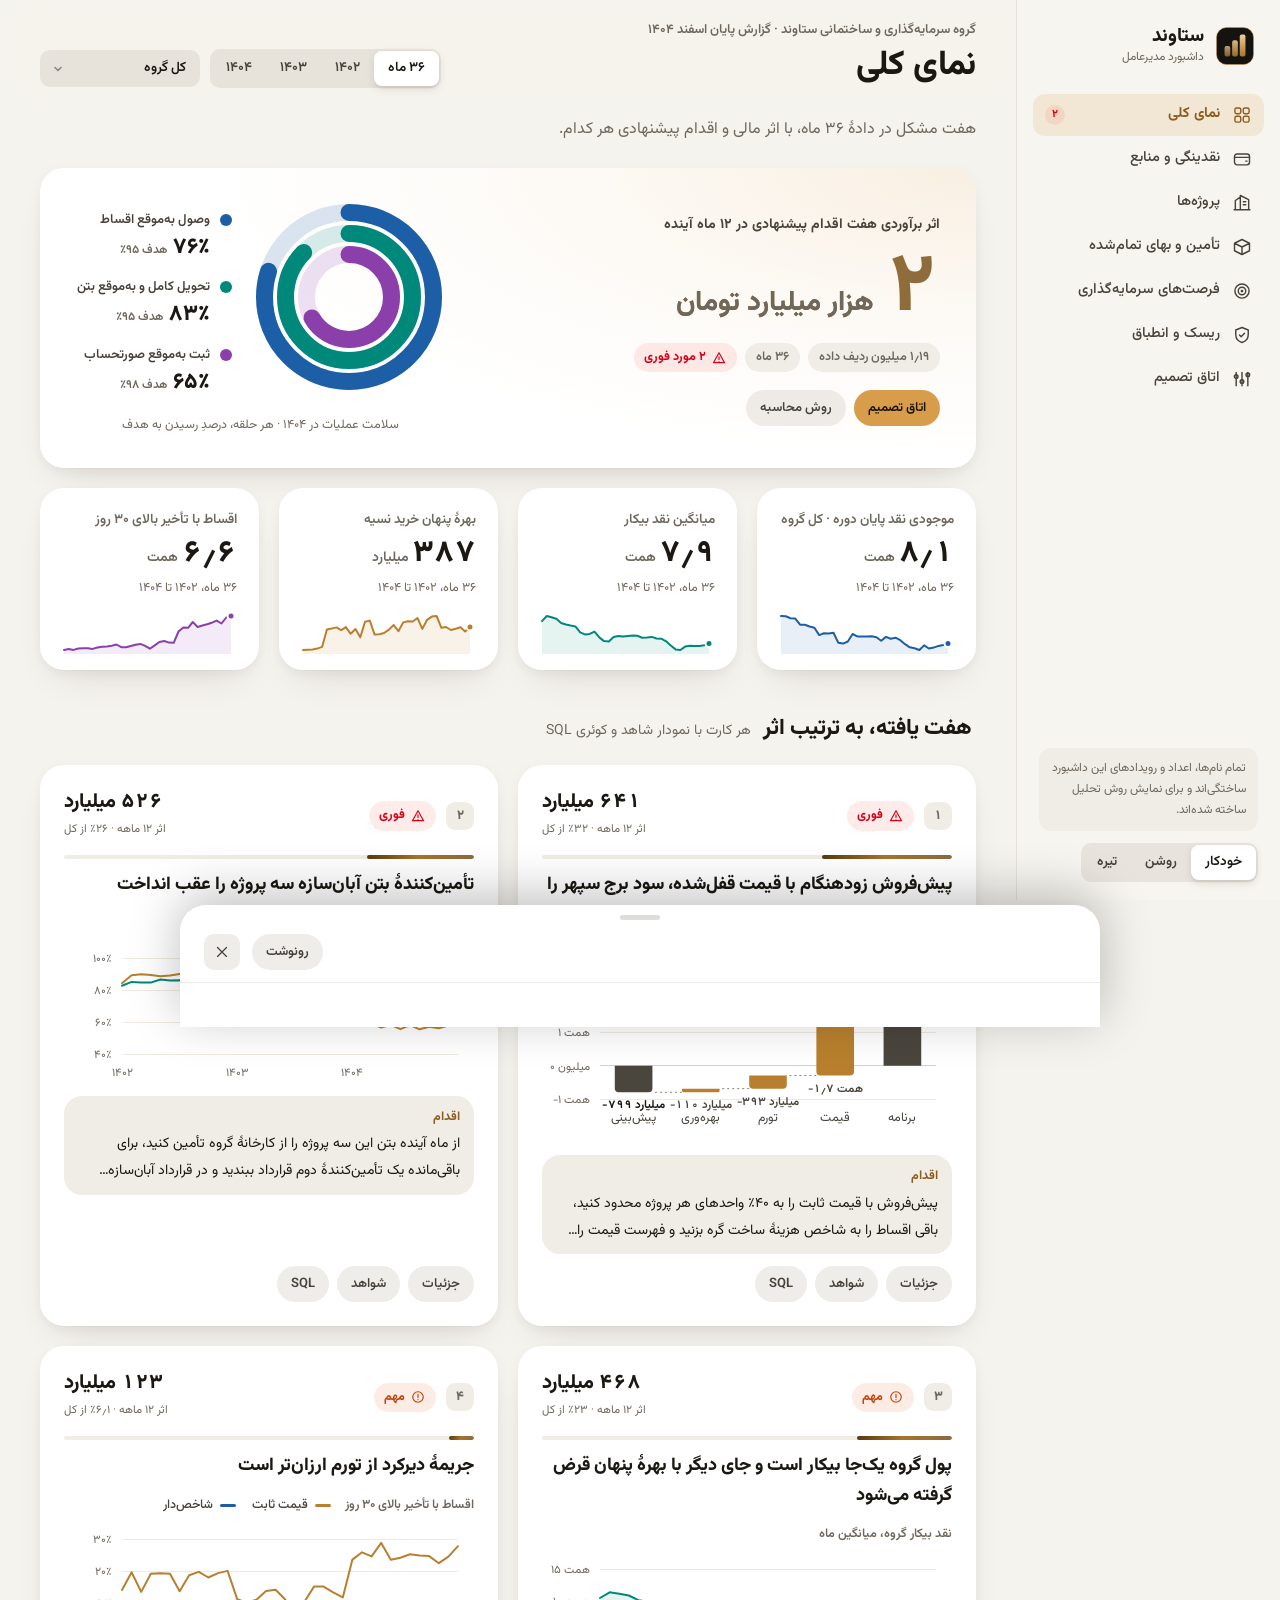
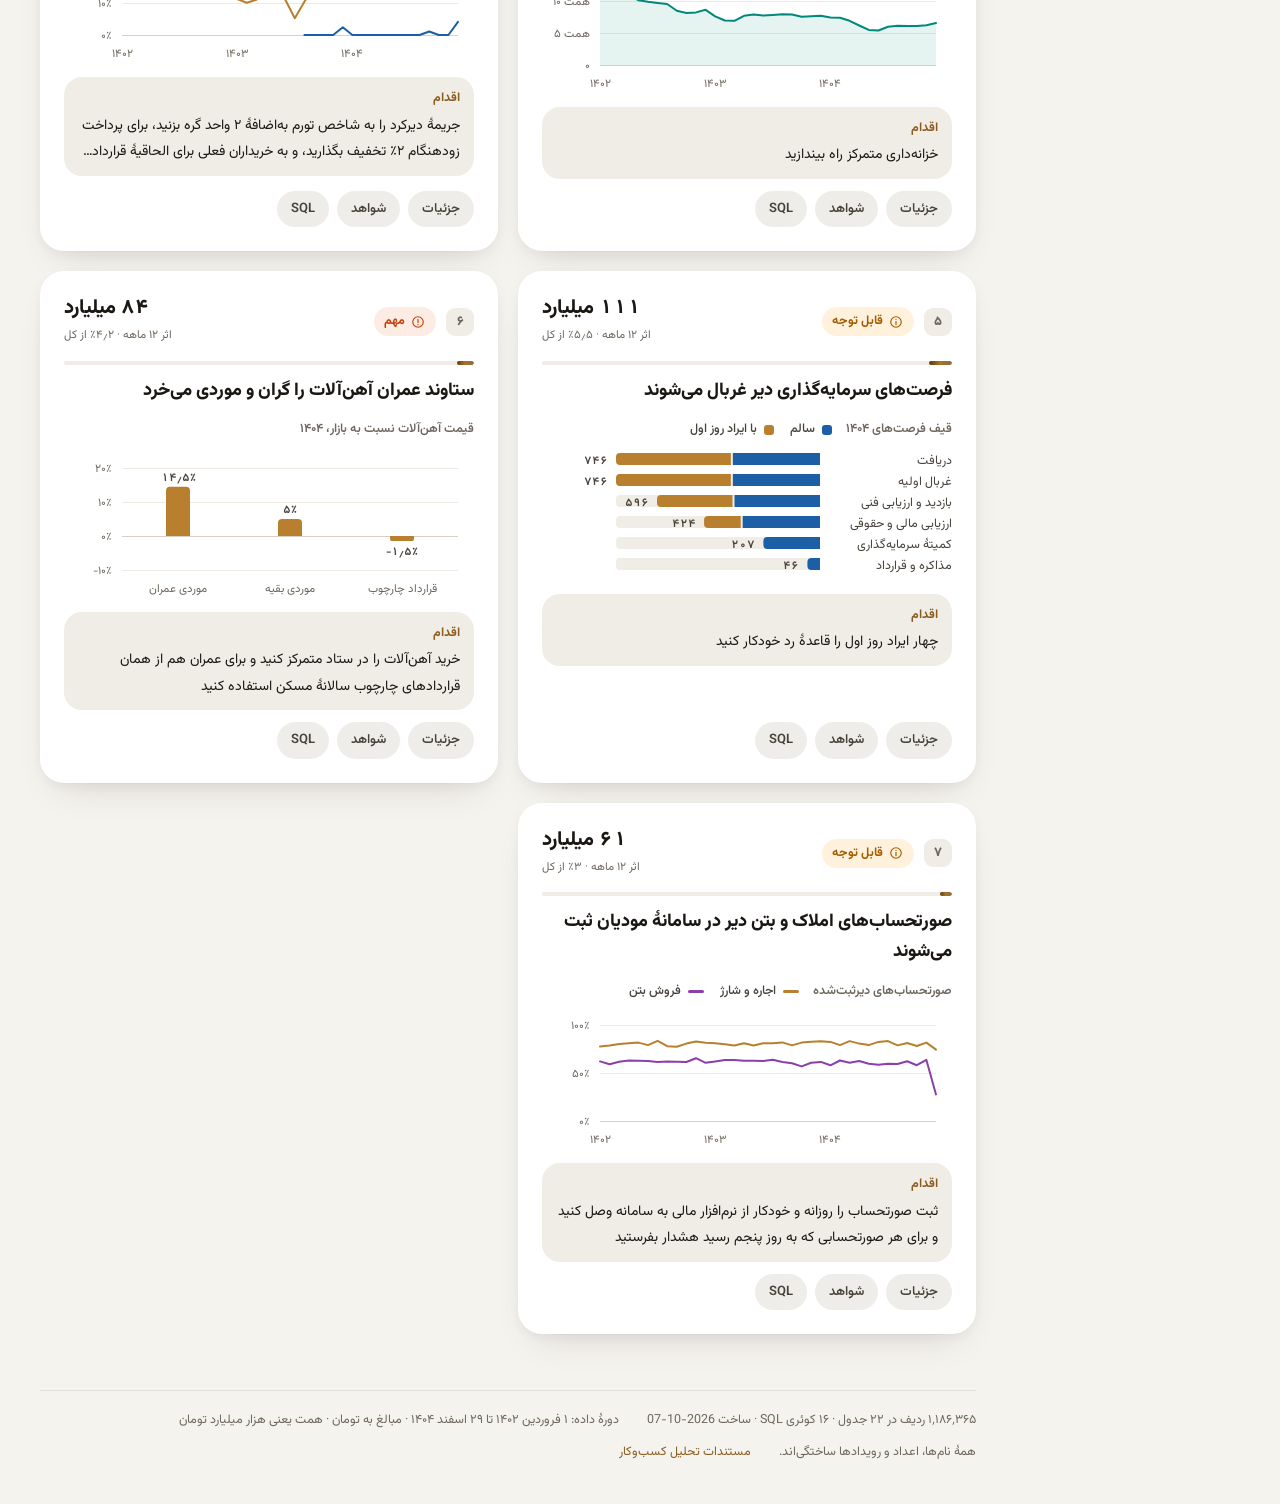
<file: index.html>
<!doctype html>
<html lang="fa" dir="rtl">
<head>
  <meta charset="utf-8">
  <meta name="viewport" content="width=device-width, initial-scale=1, viewport-fit=cover">
  <title>داشبورد مدیرعامل ستاوند</title>
  <meta name="description" content="داشبورد تصمیم‌سازی مدیرعامل یک هلدینگ ساختمانی ساختگی: ۱٫۱۹ میلیون ردیف داده، هفت مشکل، هفت اقدام با اثر برآوردی. همهٔ داده‌ها ساختگی‌اند.">
  <meta name="theme-color" content="#f5f3ee" media="(prefers-color-scheme: light)">
  <meta name="theme-color" content="#000000" media="(prefers-color-scheme: dark)">
  <link rel="icon" href="assets/img/mark.svg" type="image/svg+xml">
  <link rel="preload" href="assets/fonts/Vazirmatn.woff2" as="font" type="font/woff2" crossorigin>
  <link rel="stylesheet" href="assets/css/app.css">
  <script>
    try { var t = localStorage.getItem("setavand-theme"); if (t === "light" || t === "dark") document.documentElement.setAttribute("data-theme", t); } catch (e) {}
  </script>
</head>
<body>
  <div class="app">
    <aside class="sidebar" aria-label="ناوبری اصلی">
      <div class="brand">
        <svg class="brand-mark" viewBox="0 0 40 40" aria-hidden="true"><defs><linearGradient id="bm" x1="0" y1="1" x2="0" y2="0"><stop offset="0" stop-color="#a8742a"/><stop offset="1" stop-color="#f0cf96"/></linearGradient></defs><rect x=".5" y=".5" width="39" height="39" rx="10.5" fill="#15130f" stroke="#d79d4b" stroke-opacity=".5"/><rect x="9" y="20" width="6" height="11" rx="2" fill="url(#bm)" opacity=".75"/><rect x="17" y="14" width="6" height="17" rx="2" fill="url(#bm)" opacity=".88"/><rect x="25" y="8" width="6" height="23" rx="2" fill="url(#bm)"/></svg>
        <div>
          <div class="brand-name">ستاوند</div>
          <div class="brand-sub">داشبورد مدیرعامل</div>
        </div>
      </div>
      <ul class="nav" id="nav"></ul>
      <div class="sidebar-foot">
        <div class="disclaimer">تمام نام‌ها، اعداد و رویدادهای این داشبورد ساختگی‌اند و برای نمایش روش تحلیل ساخته شده‌اند.</div>
        <div class="theme-toggle">
          <div class="seg" role="group" aria-label="حالت نمایش" id="theme-seg">
            <button type="button" data-theme-set="auto">خودکار</button>
            <button type="button" data-theme-set="light">روشن</button>
            <button type="button" data-theme-set="dark">تیره</button>
          </div>
        </div>
      </div>
    </aside>

    <div class="main">
      <header class="topbar" id="topbar">
        <div class="topbar-inner">
          <div class="title-block">
            <p class="eyebrow" id="eyebrow">گروه سرمایه‌گذاری و ساختمانی ستاوند · گزارش پایان اسفند ۱۴۰۴</p>
            <h1 class="page-title" id="page-title">نمای کلی</h1>
          </div>
          <div class="filters" id="filters">
            <div class="seg" role="group" aria-label="دورهٔ زمانی" id="year-seg"></div>
            <label class="sr-only" for="sub-select">شرکت</label>
            <select class="select" id="sub-select"></select>
            <button class="icon-btn mobile-only" type="button" id="theme-mobile" aria-label="تغییر حالت روشن و تیره">
              <svg viewBox="0 0 24 24"><path d="M21 12.8A9 9 0 1 1 11.2 3a7 7 0 0 0 9.8 9.8z"/></svg>
            </button>
          </div>
        </div>
        <nav class="mobile-nav" id="mobile-nav" aria-label="صفحه‌ها"></nav>
      </header>

      <main class="content" id="view" tabindex="-1">
        <p class="lede">در حال بارگذاری داده‌ها…</p>
      </main>

      <footer class="footer">
        <div class="footer-card" id="footer"></div>
      </footer>
    </div>
  </div>

  <div class="sheet-backdrop" id="sheet-backdrop"></div>
  <section class="sheet" id="sheet" role="dialog" aria-modal="true" aria-labelledby="sheet-title" hidden>
    <div class="sheet-grab"></div>
    <div class="sheet-head">
      <h3 id="sheet-title"></h3>
      <button class="btn" type="button" id="sheet-copy" hidden>رونوشت</button>
      <button class="icon-btn" type="button" id="sheet-close" aria-label="بستن">
        <svg viewBox="0 0 24 24"><path d="M6 6l12 12M18 6L6 18"/></svg>
      </button>
    </div>
    <div class="sheet-body" id="sheet-body"></div>
  </section>

  <script src="assets/js/model.js"></script>
  <script src="assets/js/charts.js"></script>
  <script src="assets/js/app.js"></script>
</body>
</html>
</file>
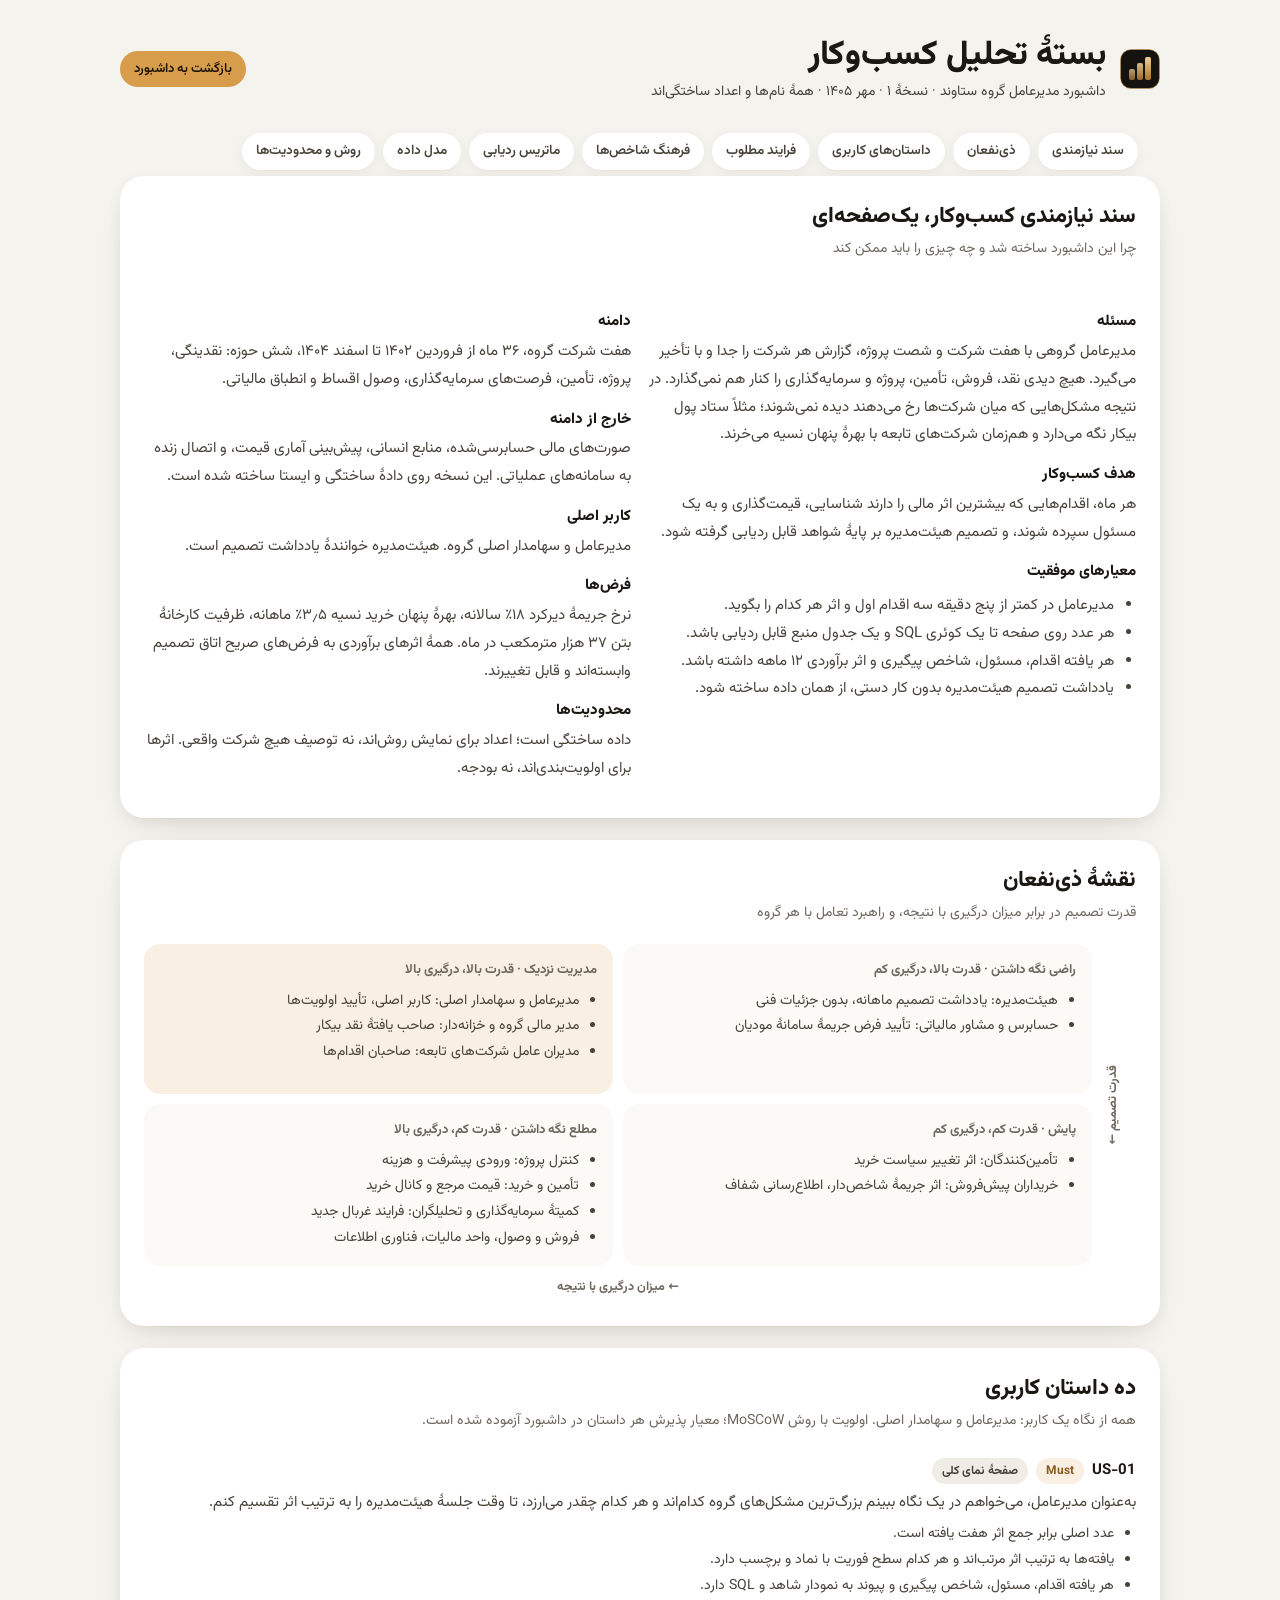
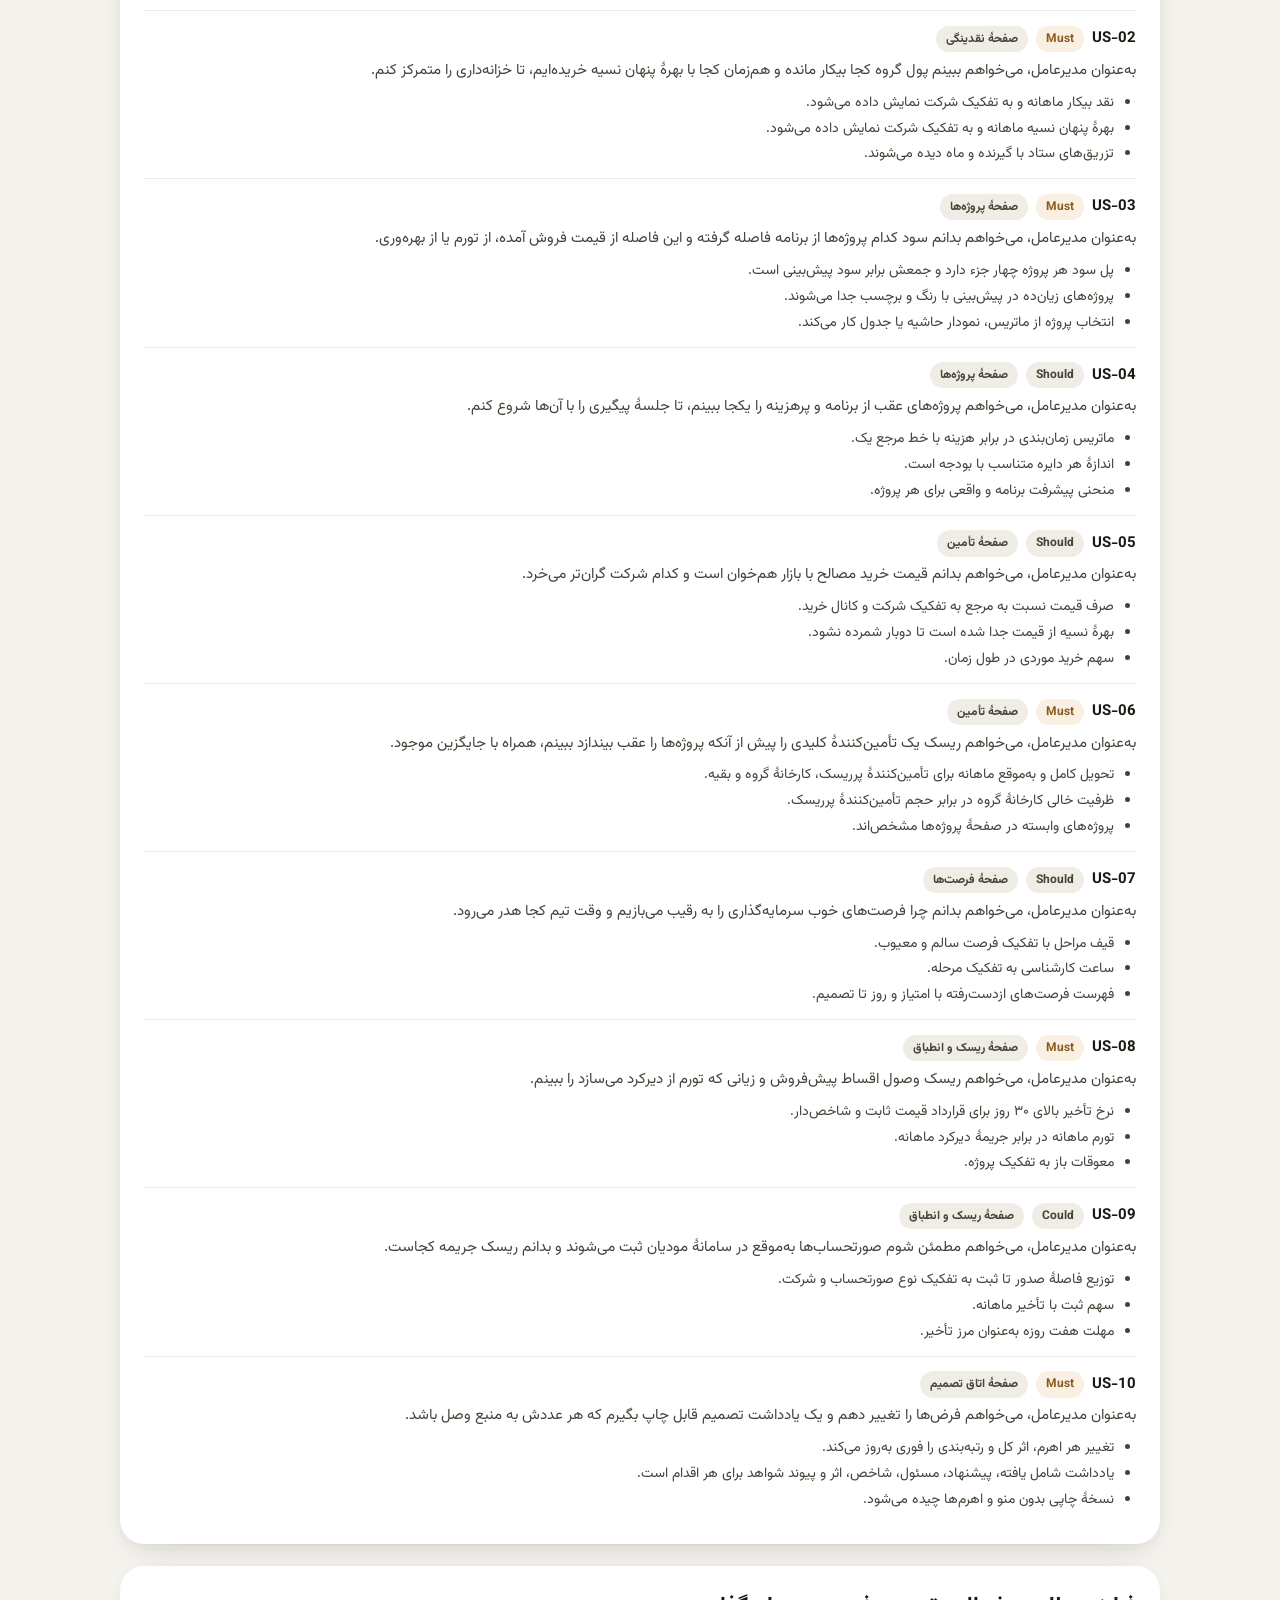
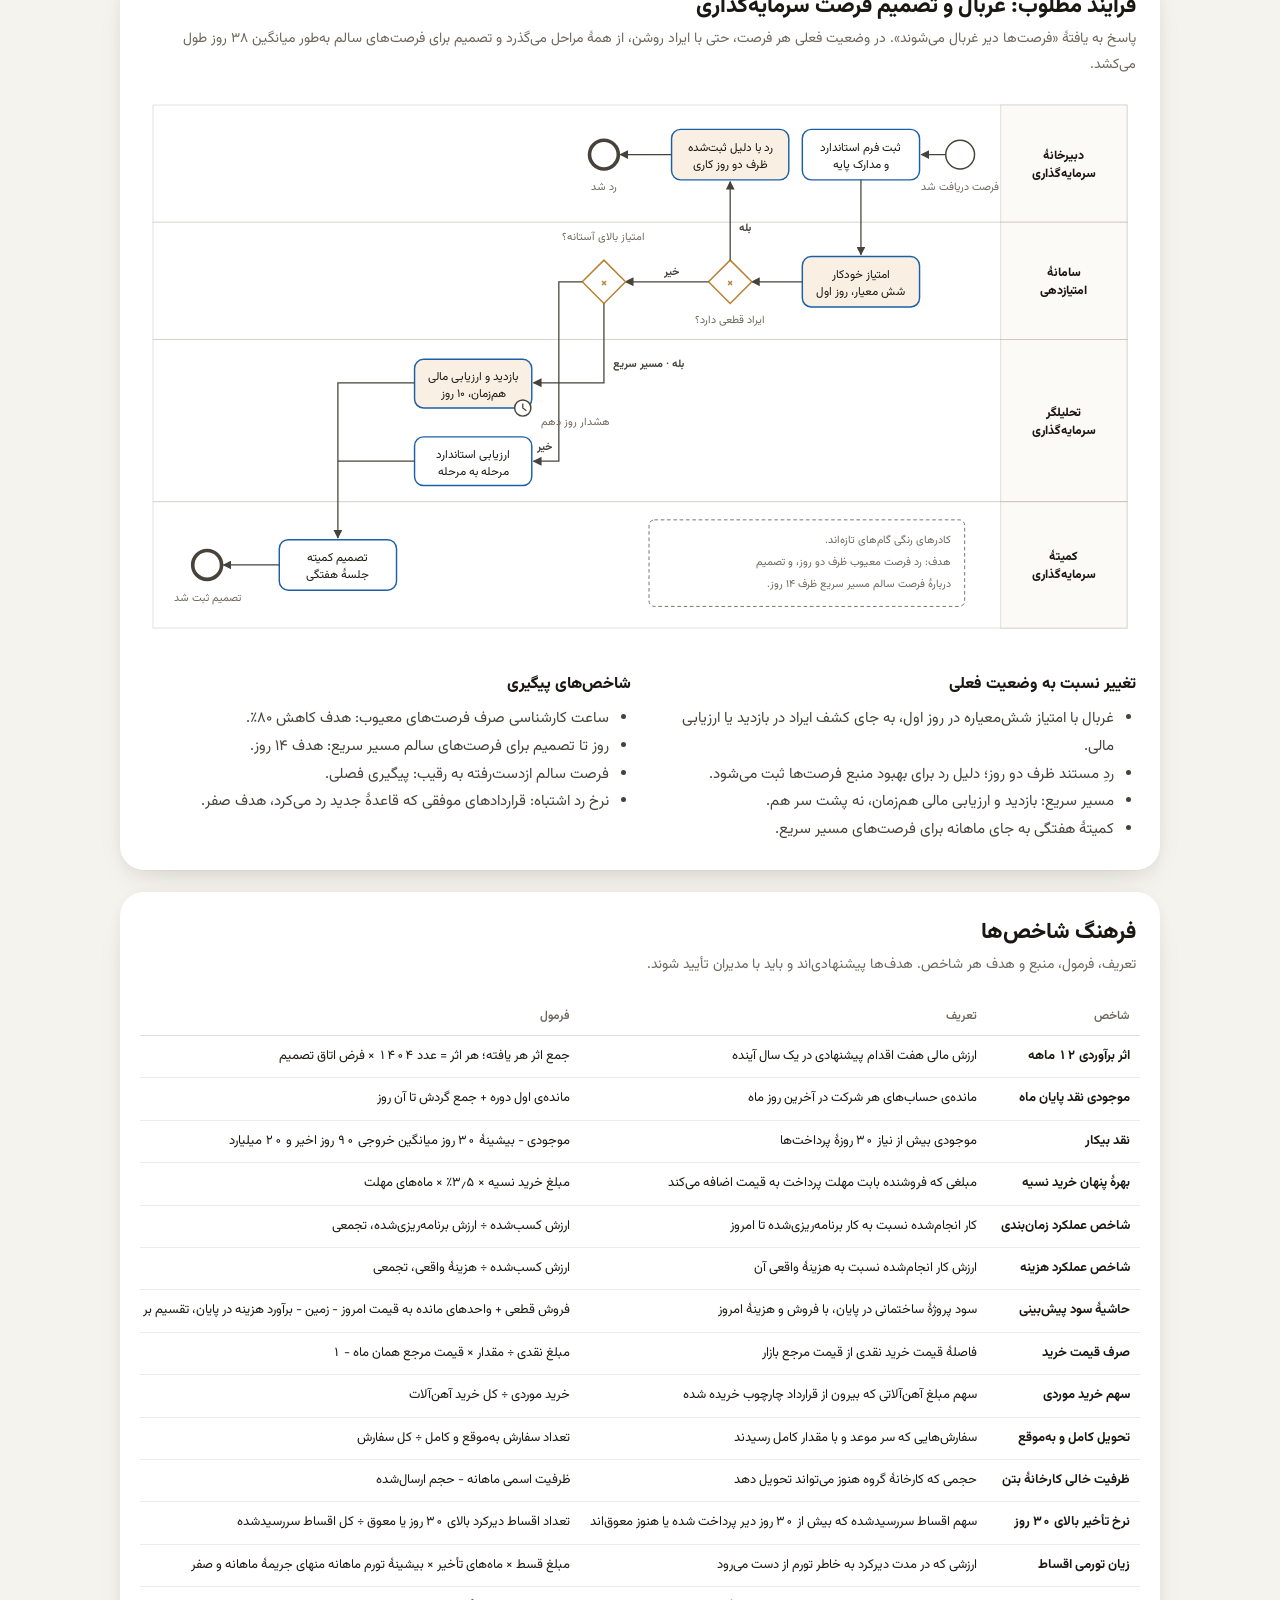
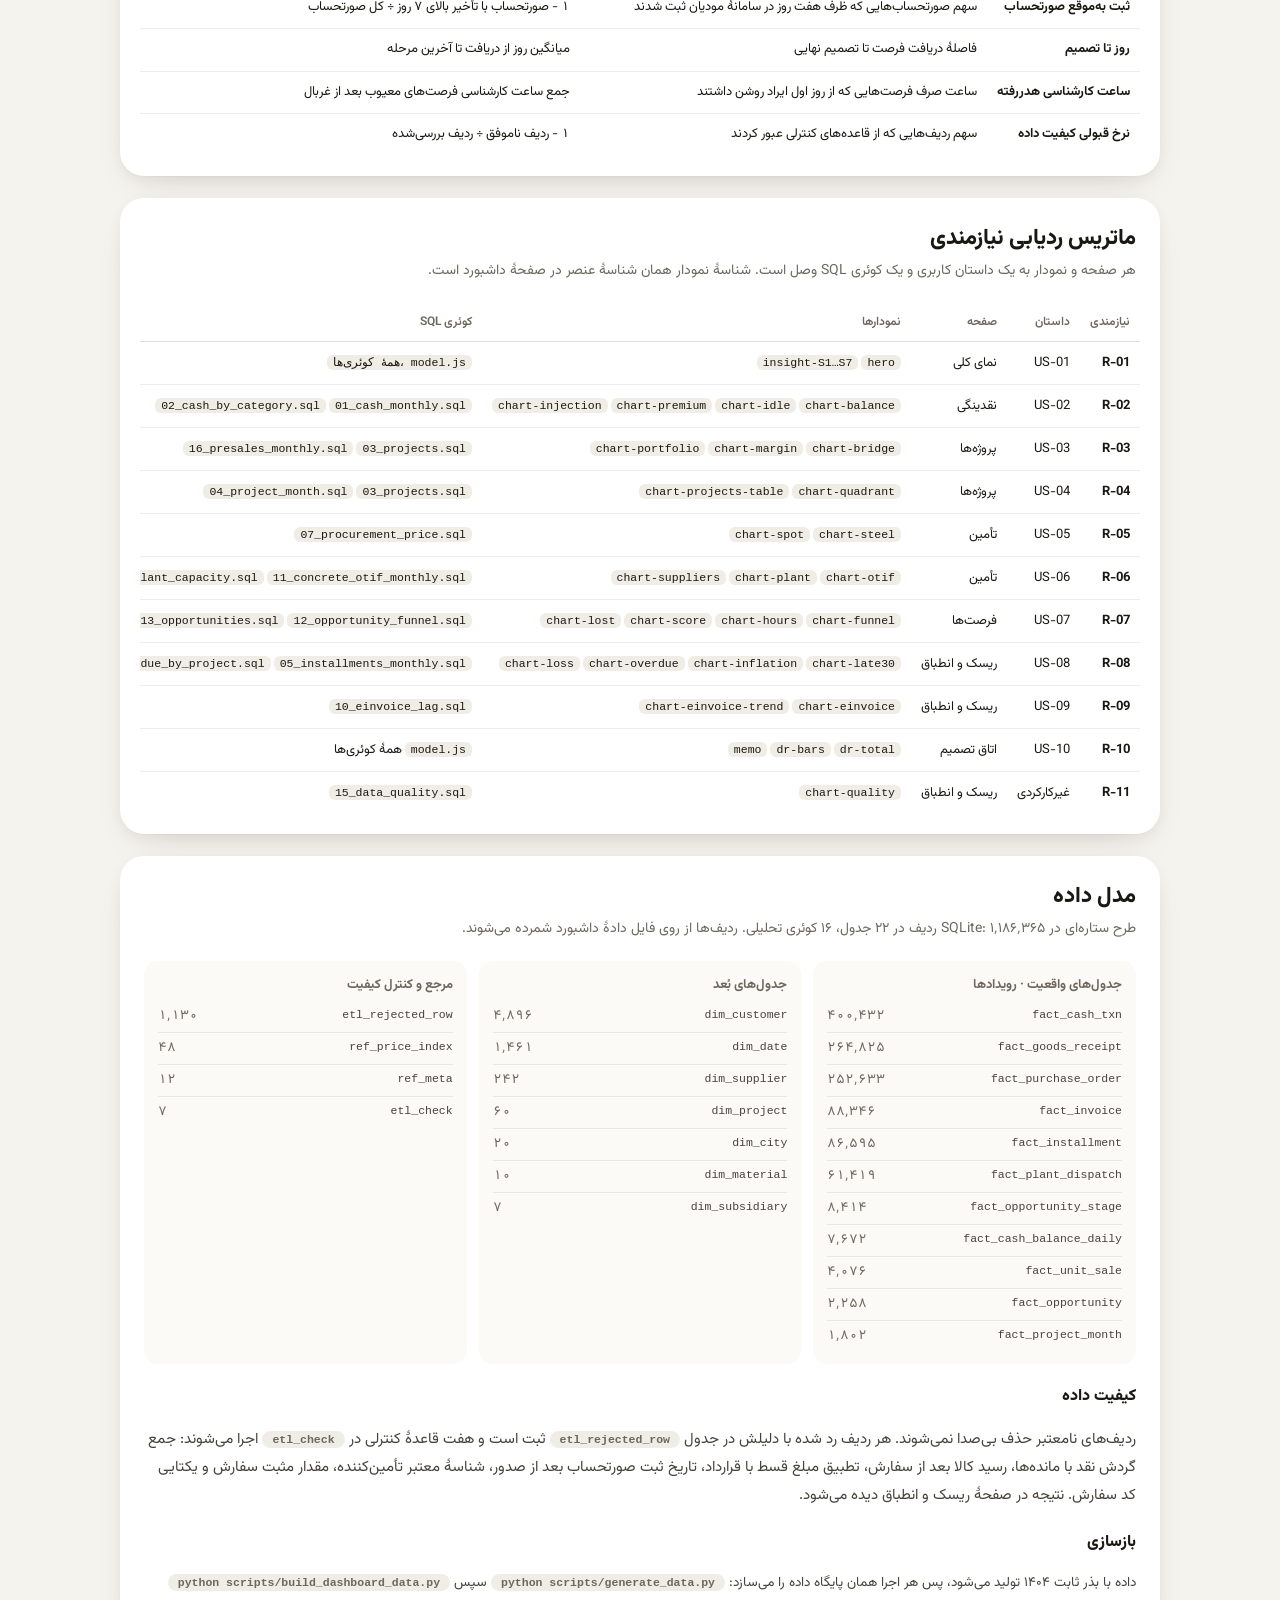
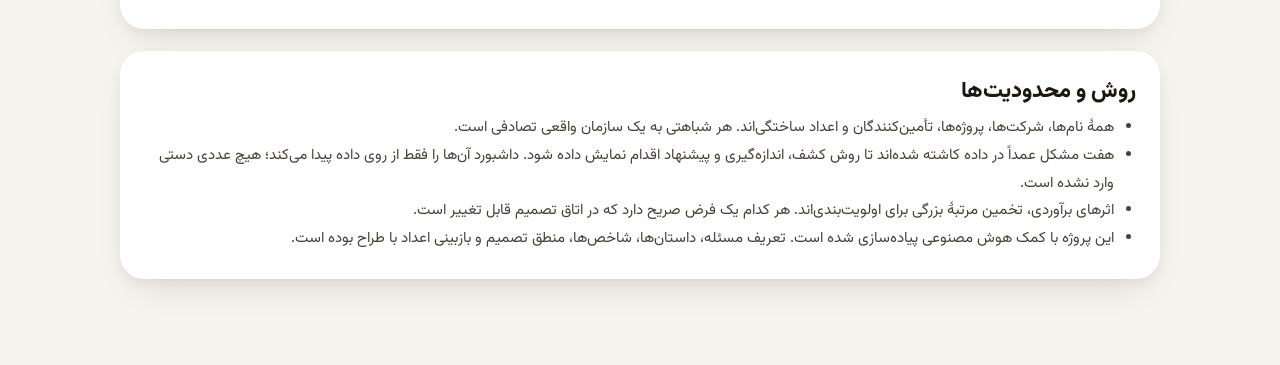
<file: docs/index.html>
<!doctype html>
<html lang="fa" dir="rtl">
<head>
  <meta charset="utf-8">
  <meta name="viewport" content="width=device-width, initial-scale=1, viewport-fit=cover">
  <title>بستهٔ تحلیل کسب‌وکار ستاوند</title>
  <meta name="description" content="سند نیازمندی، نقشهٔ ذی‌نفعان، داستان‌های کاربری، فرایند مطلوب، فرهنگ شاخص‌ها و ماتریس ردیابی داشبورد مدیرعامل ستاوند. همهٔ داده‌ها ساختگی‌اند.">
  <link rel="icon" href="../assets/img/mark.svg" type="image/svg+xml">
  <link rel="preload" href="../assets/fonts/Vazirmatn.woff2" as="font" type="font/woff2" crossorigin>
  <link rel="stylesheet" href="../assets/css/app.css">
  <script>
    try { var t = localStorage.getItem("setavand-theme"); if (t === "light" || t === "dark") document.documentElement.setAttribute("data-theme", t); } catch (e) {}
  </script>
  <style>
    .doc { max-width: 1080px; margin: 0 auto; padding: 32px 20px 64px; }
    .doc-top { display: flex; align-items: center; gap: 14px; margin-bottom: 28px; }
    .doc-top .brand-mark { width: 40px; height: 40px; flex: none; }
    .doc-top h1 { margin: 0; font-size: clamp(24px, 4vw, 34px); font-weight: 800; line-height: 1.4; }
    .doc-top p { margin: 0; color: var(--ink-3); font-size: 14px; }
    .doc-top .btn { margin-inline-start: auto; }
    .toc { display: flex; flex-wrap: wrap; gap: 8px; margin: 0 0 28px; padding: 0; list-style: none; }
    .toc a { display: inline-block; padding: 6px 14px; border-radius: 999px; background: var(--card); box-shadow: var(--shadow); color: var(--ink-2); font-size: 13.5px; font-weight: 600; }
    .toc a:hover { color: var(--accent-ink); }
    .doc section { margin: 0 0 22px; scroll-margin-top: 20px; }
    .doc h2 { margin: 0 0 4px; font-size: 22px; font-weight: 800; line-height: 1.5; }
    .doc h2 + .sub { margin: 0 0 18px; color: var(--ink-3); font-size: 14px; }
    .doc h3 { margin: 18px 0 6px; font-size: 16px; font-weight: 800; }
    .doc p, .doc li { color: var(--ink-2); }
    .doc ul, .doc ol { padding-inline-start: 22px; margin: 6px 0; }
    .two { display: grid; grid-template-columns: repeat(2, minmax(0, 1fr)); gap: 18px; }
    .brd dt { font-weight: 800; color: var(--ink); margin-top: 12px; }
    .brd dd { margin: 2px 0 0; color: var(--ink-2); }
    .grid2x2 { display: grid; grid-template-columns: 34px repeat(2, minmax(0, 1fr)); grid-template-rows: repeat(2, auto) 30px; gap: 10px; }
    .quad { background: var(--card-2); border-radius: 16px; padding: 14px 16px; min-height: 150px; }
    .quad b { display: block; font-size: 13px; color: var(--ink-3); margin-bottom: 6px; }
    .quad ul { margin: 0; padding-inline-start: 18px; font-size: 14px; }
    .quad.key { background: var(--accent-soft); }
    .axis-y { grid-row: 1 / span 2; writing-mode: vertical-rl; transform: rotate(180deg); text-align: center; color: var(--ink-3); font-size: 12.5px; font-weight: 700; }
    .axis-x { grid-column: 2 / span 2; text-align: center; color: var(--ink-3); font-size: 12.5px; font-weight: 700; }
    .story { border-top: 1px solid var(--hair); padding: 14px 0 10px; }
    .story:first-of-type { border-top: 0; padding-top: 4px; }
    .story-head { display: flex; flex-wrap: wrap; align-items: center; gap: 8px; margin-bottom: 4px; }
    .story-head b { font-size: 15px; }
    .story p { margin: 2px 0 6px; }
    .story ul { font-size: 14px; margin: 0; }
    .tag { font-size: 12px; font-weight: 700; padding: 2px 10px; border-radius: 999px; background: var(--sunken); color: var(--ink-2); }
    .tag.must { background: var(--accent-soft); color: var(--accent-ink); }
    .bpmn-wrap { overflow-x: auto; margin: 0 -8px; padding: 0 8px; }
    .bpmn { width: 100%; min-width: 860px; height: auto; display: block; direction: ltr; }
    .bpmn text { font-family: inherit; fill: var(--ink); font-size: 13px; }
    .bpmn .lane { fill: var(--card); stroke: var(--hair-strong); }
    .bpmn .lane-h { fill: var(--card-2); stroke: var(--hair-strong); }
    .bpmn .lane-t { font-weight: 800; font-size: 13.5px; }
    .bpmn .task { fill: var(--card); stroke: var(--c1); stroke-width: 1.6; }
    .bpmn .task.new { fill: var(--accent-soft); }
    .bpmn .gw { fill: var(--card); stroke: var(--c2); stroke-width: 1.6; }
    .bpmn .ev { fill: var(--card); stroke: var(--ink-2); stroke-width: 1.6; }
    .bpmn .ev.end { stroke-width: 4; }
    .bpmn .flow { fill: none; stroke: var(--ink-2); stroke-width: 1.4; }
    .bpmn .note { fill: none; stroke: var(--ink-3); stroke-dasharray: 4 3; }
    .bpmn .small { font-size: 12px; fill: var(--ink-3); }
    .bpmn .lab { font-size: 12px; font-weight: 700; fill: var(--ink-2); }
    .kpi-table td { white-space: normal; vertical-align: top; line-height: 1.8; min-width: 120px; }
    .kpi-table td:first-child { font-weight: 700; min-width: 150px; }
    .kpi-table code, .trace code { font-family: ui-monospace, "SF Mono", Consolas, monospace; font-size: 11.5px; direction: ltr; unicode-bidi: isolate; background: var(--sunken); padding: 1px 6px; border-radius: 6px; white-space: nowrap; }
    .trace td { white-space: normal; vertical-align: top; }
    .model { display: grid; grid-template-columns: repeat(3, minmax(0, 1fr)); gap: 12px; }
    .model .box { background: var(--card-2); border-radius: 14px; padding: 12px 14px; }
    .model .box b { display: block; font-size: 13px; color: var(--ink-3); margin-bottom: 4px; }
    .model .box ul { list-style: none; margin: 0; padding: 0; font-size: 13.5px; }
    .model .box li { display: flex; justify-content: space-between; gap: 10px; border-bottom: 1px solid var(--hair); padding: 3px 0; }
    .model .box li:last-child { border-bottom: 0; }
    .model .box code { font-family: ui-monospace, Consolas, monospace; font-size: 11.5px; direction: ltr; }
    .model .box span { font-variant-numeric: tabular-nums; color: var(--ink-3); }
    .note-line { font-size: 13.5px; color: var(--ink-3); }
    @media (max-width: 760px) {
      .two, .model { grid-template-columns: minmax(0, 1fr); }
      .doc { padding: 20px 16px 48px; }
      .doc-top { flex-wrap: wrap; }
      .doc-top .btn { margin-inline-start: 0; }
    }
    @media print { .toc, .doc-top .btn { display: none; } .card { box-shadow: none; border: 1px solid #ddd; } }
  </style>
</head>
<body>
<main class="doc">
  <header class="doc-top">
    <svg class="brand-mark" viewBox="0 0 40 40" aria-hidden="true"><defs><linearGradient id="bm" x1="0" y1="1" x2="0" y2="0"><stop offset="0" stop-color="#a8742a"/><stop offset="1" stop-color="#f0cf96"/></linearGradient></defs><rect x=".5" y=".5" width="39" height="39" rx="10.5" fill="#15130f" stroke="#d79d4b" stroke-opacity=".5"/><rect x="9" y="20" width="6" height="11" rx="2" fill="url(#bm)" opacity=".75"/><rect x="17" y="14" width="6" height="17" rx="2" fill="url(#bm)" opacity=".88"/><rect x="25" y="8" width="6" height="23" rx="2" fill="url(#bm)"/></svg>
    <div>
      <h1>بستهٔ تحلیل کسب‌وکار</h1>
      <p>داشبورد مدیرعامل گروه ستاوند · نسخهٔ ۱ · مهر ۱۴۰۵ · همهٔ نام‌ها و اعداد ساختگی‌اند</p>
    </div>
    <a class="btn primary" href="../">بازگشت به داشبورد</a>
  </header>

  <ul class="toc">
    <li><a href="#brd">سند نیازمندی</a></li>
    <li><a href="#stakeholders">ذی‌نفعان</a></li>
    <li><a href="#stories">داستان‌های کاربری</a></li>
    <li><a href="#bpmn">فرایند مطلوب</a></li>
    <li><a href="#kpis">فرهنگ شاخص‌ها</a></li>
    <li><a href="#trace">ماتریس ردیابی</a></li>
    <li><a href="#data">مدل داده</a></li>
    <li><a href="#method">روش و محدودیت‌ها</a></li>
  </ul>

  <!-- 1. BRD -->
  <section id="brd" class="card">
    <h2>سند نیازمندی کسب‌وکار، یک‌صفحه‌ای</h2>
    <p class="sub">چرا این داشبورد ساخته شد و چه چیزی را باید ممکن کند</p>
    <div class="two">
      <dl class="brd">
        <dt>مسئله</dt>
        <dd>مدیرعامل گروهی با هفت شرکت و شصت پروژه، گزارش هر شرکت را جدا و با تأخیر می‌گیرد. هیچ دیدی نقد، فروش، تأمین، پروژه و سرمایه‌گذاری را کنار هم نمی‌گذارد. در نتیجه مشکل‌هایی که میان شرکت‌ها رخ می‌دهند دیده نمی‌شوند؛ مثلاً ستاد پول بیکار نگه می‌دارد و هم‌زمان شرکت‌های تابعه با بهرهٔ پنهان نسیه می‌خرند.</dd>
        <dt>هدف کسب‌وکار</dt>
        <dd>هر ماه، اقدام‌هایی که بیشترین اثر مالی را دارند شناسایی، قیمت‌گذاری و به یک مسئول سپرده شوند، و تصمیم هیئت‌مدیره بر پایهٔ شواهد قابل ردیابی گرفته شود.</dd>
        <dt>معیارهای موفقیت</dt>
        <dd><ul>
          <li>مدیرعامل در کمتر از پنج دقیقه سه اقدام اول و اثر هر کدام را بگوید.</li>
          <li>هر عدد روی صفحه تا یک کوئری SQL و یک جدول منبع قابل ردیابی باشد.</li>
          <li>هر یافته اقدام، مسئول، شاخص پیگیری و اثر برآوردی ۱۲ ماهه داشته باشد.</li>
          <li>یادداشت تصمیم هیئت‌مدیره بدون کار دستی، از همان داده ساخته شود.</li>
        </ul></dd>
      </dl>
      <dl class="brd">
        <dt>دامنه</dt>
        <dd>هفت شرکت گروه، ۳۶ ماه از فروردین ۱۴۰۲ تا اسفند ۱۴۰۴، شش حوزه: نقدینگی، پروژه، تأمین، فرصت‌های سرمایه‌گذاری، وصول اقساط و انطباق مالیاتی.</dd>
        <dt>خارج از دامنه</dt>
        <dd>صورت‌های مالی حسابرسی‌شده، منابع انسانی، پیش‌بینی آماری قیمت، و اتصال زنده به سامانه‌های عملیاتی. این نسخه روی دادهٔ ساختگی و ایستا ساخته شده است.</dd>
        <dt>کاربر اصلی</dt>
        <dd>مدیرعامل و سهامدار اصلی گروه. هیئت‌مدیره خوانندهٔ یادداشت تصمیم است.</dd>
        <dt>فرض‌ها</dt>
        <dd>نرخ جریمهٔ دیرکرد ۱۸٪ سالانه، بهرهٔ پنهان خرید نسیه ۳٫۵٪ ماهانه، ظرفیت کارخانهٔ بتن ۳۷ هزار مترمکعب در ماه. همهٔ اثرهای برآوردی به فرض‌های صریح اتاق تصمیم وابسته‌اند و قابل تغییرند.</dd>
        <dt>محدودیت‌ها</dt>
        <dd>داده ساختگی است؛ اعداد برای نمایش روش‌اند، نه توصیف هیچ شرکت واقعی. اثرها برای اولویت‌بندی‌اند، نه بودجه.</dd>
      </dl>
    </div>
  </section>

  <!-- 2. stakeholders -->
  <section id="stakeholders" class="card">
    <h2>نقشهٔ ذی‌نفعان</h2>
    <p class="sub">قدرت تصمیم در برابر میزان درگیری با نتیجه، و راهبرد تعامل با هر گروه</p>
    <div class="grid2x2">
      <div class="axis-y">قدرت تصمیم ←</div>
      <div class="quad"><b>راضی نگه داشتن · قدرت بالا، درگیری کم</b><ul><li>هیئت‌مدیره: یادداشت تصمیم ماهانه، بدون جزئیات فنی</li><li>حسابرس و مشاور مالیاتی: تأیید فرض جریمهٔ سامانهٔ مودیان</li></ul></div>
      <div class="quad key"><b>مدیریت نزدیک · قدرت بالا، درگیری بالا</b><ul><li>مدیرعامل و سهامدار اصلی: کاربر اصلی، تأیید اولویت‌ها</li><li>مدیر مالی گروه و خزانه‌دار: صاحب یافتهٔ نقد بیکار</li><li>مدیران عامل شرکت‌های تابعه: صاحبان اقدام‌ها</li></ul></div>
      <div class="quad"><b>پایش · قدرت کم، درگیری کم</b><ul><li>تأمین‌کنندگان: اثر تغییر سیاست خرید</li><li>خریداران پیش‌فروش: اثر جریمهٔ شاخص‌دار، اطلاع‌رسانی شفاف</li></ul></div>
      <div class="quad"><b>مطلع نگه داشتن · قدرت کم، درگیری بالا</b><ul><li>کنترل پروژه: ورودی پیشرفت و هزینه</li><li>تأمین و خرید: قیمت مرجع و کانال خرید</li><li>کمیتهٔ سرمایه‌گذاری و تحلیلگران: فرایند غربال جدید</li><li>فروش و وصول، واحد مالیات، فناوری اطلاعات</li></ul></div>
      <div></div>
      <div class="axis-x">← میزان درگیری با نتیجه</div>
    </div>
  </section>

  <!-- 3. stories -->
  <section id="stories" class="card">
    <h2>ده داستان کاربری</h2>
    <p class="sub">همه از نگاه یک کاربر: مدیرعامل و سهامدار اصلی. اولویت با روش MoSCoW؛ معیار پذیرش هر داستان در داشبورد آزموده شده است.</p>
    <div id="story-list"></div>
  </section>

  <!-- 4. BPMN -->
  <section id="bpmn" class="card">
    <h2>فرایند مطلوب: غربال و تصمیم فرصت سرمایه‌گذاری</h2>
    <p class="sub">پاسخ به یافتهٔ «فرصت‌ها دیر غربال می‌شوند». در وضعیت فعلی هر فرصت، حتی با ایراد روشن، از همهٔ مراحل می‌گذرد و تصمیم برای فرصت‌های سالم به‌طور میانگین ۳۸ روز طول می‌کشد.</p>
    <div class="bpmn-wrap">
      <svg class="bpmn" viewBox="0 0 1100 600" role="img" aria-label="نمودار فرایند مطلوب غربال فرصت سرمایه‌گذاری با چهار مسیر">
        <defs><marker id="arr" viewBox="0 0 10 10" refX="9" refY="5" markerWidth="7" markerHeight="7" orient="auto-start-reverse"><path d="M0,0L10,5L0,10z" style="fill:var(--ink-2)"/></marker></defs>
        <!-- lanes -->
        <rect class="lane" x="10" y="10" width="1080" height="130"/><rect class="lane-h" x="950" y="10" width="140" height="130"/>
        <rect class="lane" x="10" y="140" width="1080" height="130"/><rect class="lane-h" x="950" y="140" width="140" height="130"/>
        <rect class="lane" x="10" y="270" width="1080" height="180"/><rect class="lane-h" x="950" y="270" width="140" height="180"/>
        <rect class="lane" x="10" y="450" width="1080" height="140"/><rect class="lane-h" x="950" y="450" width="140" height="140"/>
        <text class="lane-t" x="1020" y="70" text-anchor="middle" direction="rtl">دبیرخانهٔ</text><text class="lane-t" x="1020" y="90" text-anchor="middle" direction="rtl">سرمایه‌گذاری</text>
        <text class="lane-t" x="1020" y="200" text-anchor="middle" direction="rtl">سامانهٔ</text><text class="lane-t" x="1020" y="220" text-anchor="middle" direction="rtl">امتیازدهی</text>
        <text class="lane-t" x="1020" y="355" text-anchor="middle" direction="rtl">تحلیلگر</text><text class="lane-t" x="1020" y="375" text-anchor="middle" direction="rtl">سرمایه‌گذاری</text>
        <text class="lane-t" x="1020" y="515" text-anchor="middle" direction="rtl">کمیتهٔ</text><text class="lane-t" x="1020" y="535" text-anchor="middle" direction="rtl">سرمایه‌گذاری</text>
        <!-- start -->
        <circle class="ev" cx="905" cy="65" r="16"/>
        <text class="small" x="905" y="104" text-anchor="middle" direction="rtl">فرصت دریافت شد</text>
        <path class="flow" d="M889,65H862" marker-end="url(#arr)"/>
        <!-- T1 -->
        <rect class="task" x="730" y="37" width="130" height="56" rx="10"/>
        <text x="795" y="61" text-anchor="middle" direction="rtl">ثبت فرم استاندارد</text><text x="795" y="80" text-anchor="middle" direction="rtl">و مدارک پایه</text>
        <path class="flow" d="M795,93V176" marker-end="url(#arr)"/>
        <!-- T2 -->
        <rect class="task new" x="730" y="178" width="130" height="56" rx="10"/>
        <text x="795" y="202" text-anchor="middle" direction="rtl">امتیاز خودکار</text><text x="795" y="221" text-anchor="middle" direction="rtl">شش معیار، روز اول</text>
        <path class="flow" d="M730,206H674" marker-end="url(#arr)"/>
        <!-- G1 -->
        <path class="gw" d="M650,182L674,206L650,230L626,206z"/>
        <text x="650" y="211" text-anchor="middle" font-weight="800" style="fill:var(--c2)">×</text>
        <text class="small" x="650" y="252" text-anchor="middle" direction="rtl">ایراد قطعی دارد؟</text>
        <path class="flow" d="M650,182V95" marker-end="url(#arr)"/><text class="lab" x="660" y="150" direction="rtl" text-anchor="end">بله</text>
        <!-- T3 reject -->
        <rect class="task new" x="585" y="37" width="130" height="56" rx="10"/>
        <text x="650" y="61" text-anchor="middle" direction="rtl">رد با دلیل ثبت‌شده</text><text x="650" y="80" text-anchor="middle" direction="rtl">ظرف دو روز کاری</text>
        <path class="flow" d="M585,65H528" marker-end="url(#arr)"/>
        <circle class="ev end" cx="510" cy="65" r="16"/>
        <text class="small" x="510" y="104" text-anchor="middle" direction="rtl">رد شد</text>
        <!-- G1 no -> G2 -->
        <path class="flow" d="M626,206H534" marker-end="url(#arr)"/><text class="lab" x="585" y="198" text-anchor="middle" direction="rtl">خیر</text>
        <path class="gw" d="M510,182L534,206L510,230L486,206z"/>
        <text x="510" y="211" text-anchor="middle" font-weight="800" style="fill:var(--c2)">×</text>
        <text class="small" x="510" y="160" text-anchor="middle" direction="rtl">امتیاز بالای آستانه؟</text>
        <!-- G2 branches -->
        <path class="flow" d="M510,230V318H432" marker-end="url(#arr)"/><text class="lab" x="520" y="300" direction="rtl" text-anchor="end">بله · مسیر سریع</text>
        <path class="flow" d="M486,206H460V405H432" marker-end="url(#arr)"/><text class="lab" x="452" y="392" direction="rtl" text-anchor="start">خیر</text>
        <!-- fast / standard tasks -->
        <rect class="task new" x="300" y="292" width="130" height="54" rx="10"/>
        <text x="365" y="315" text-anchor="middle" direction="rtl">بازدید و ارزیابی مالی</text><text x="365" y="334" text-anchor="middle" direction="rtl">هم‌زمان، ۱۰ روز</text>
        <circle class="ev" cx="420" cy="346" r="9"/><path d="M420,341V346L424,349" style="fill:none;stroke:var(--ink-2);stroke-width:1.4"/>
        <text class="small" x="440" y="365" direction="rtl" text-anchor="end">هشدار روز دهم</text>
        <rect class="task" x="300" y="378" width="130" height="54" rx="10"/>
        <text x="365" y="401" text-anchor="middle" direction="rtl">ارزیابی استاندارد</text><text x="365" y="420" text-anchor="middle" direction="rtl">مرحله به مرحله</text>
        <path class="flow" d="M300,318H215V490" marker-end="url(#arr)"/>
        <path class="flow" d="M300,405H215"/>
        <!-- committee -->
        <rect class="task" x="150" y="492" width="130" height="56" rx="10"/>
        <text x="215" y="516" text-anchor="middle" direction="rtl">تصمیم کمیته</text><text x="215" y="535" text-anchor="middle" direction="rtl">جلسهٔ هفتگی</text>
        <path class="flow" d="M150,520H88" marker-end="url(#arr)"/>
        <circle class="ev end" cx="70" cy="520" r="16"/>
        <text class="small" x="70" y="560" text-anchor="middle" direction="rtl">تصمیم ثبت شد</text>
        <!-- annotation -->
        <rect class="note" x="560" y="470" width="350" height="96" rx="6"/>
        <text class="small" x="895" y="496" direction="rtl" text-anchor="start">کادرهای رنگی گام‌های تازه‌اند.</text>
        <text class="small" x="895" y="520" direction="rtl" text-anchor="start">هدف: رد فرصت معیوب ظرف دو روز، و تصمیم</text>
        <text class="small" x="895" y="544" direction="rtl" text-anchor="start">دربارهٔ فرصت سالم مسیر سریع ظرف ۱۴ روز.</text>
      </svg>
    </div>
    <div class="two" style="margin-top:14px">
      <div>
        <h3>تغییر نسبت به وضعیت فعلی</h3>
        <ul>
          <li>غربال با امتیاز شش‌معیاره در روز اول، به جای کشف ایراد در بازدید یا ارزیابی مالی.</li>
          <li>ردِ مستند ظرف دو روز؛ دلیل رد برای بهبود منبع فرصت‌ها ثبت می‌شود.</li>
          <li>مسیر سریع: بازدید و ارزیابی مالی هم‌زمان، نه پشت سر هم.</li>
          <li>کمیتهٔ هفتگی به جای ماهانه برای فرصت‌های مسیر سریع.</li>
        </ul>
      </div>
      <div>
        <h3>شاخص‌های پیگیری</h3>
        <ul>
          <li>ساعت کارشناسی صرف فرصت‌های معیوب: هدف کاهش ۸۰٪.</li>
          <li>روز تا تصمیم برای فرصت‌های سالم مسیر سریع: هدف ۱۴ روز.</li>
          <li>فرصت سالم ازدست‌رفته به رقیب: پیگیری فصلی.</li>
          <li>نرخ رد اشتباه: قراردادهای موفقی که قاعدهٔ جدید رد می‌کرد، هدف صفر.</li>
        </ul>
      </div>
    </div>
  </section>

  <!-- 5. KPI dictionary -->
  <section id="kpis" class="card">
    <h2>فرهنگ شاخص‌ها</h2>
    <p class="sub">تعریف، فرمول، منبع و هدف هر شاخص. هدف‌ها پیشنهادی‌اند و باید با مدیران تأیید شوند.</p>
    <div class="table-wrap"><table class="data kpi-table" id="kpi-table"></table></div>
  </section>

  <!-- 6. trace -->
  <section id="trace" class="card">
    <h2>ماتریس ردیابی نیازمندی</h2>
    <p class="sub">هر صفحه و نمودار به یک داستان کاربری و یک کوئری SQL وصل است. شناسهٔ نمودار همان شناسهٔ عنصر در صفحهٔ داشبورد است.</p>
    <div class="table-wrap"><table class="data trace" id="trace-table"></table></div>
  </section>

  <!-- 7. data -->
  <section id="data" class="card">
    <h2>مدل داده</h2>
    <p class="sub" id="data-sub">طرح ستاره‌ای در SQLite. ردیف‌ها از روی فایل دادهٔ داشبورد شمرده می‌شوند.</p>
    <div class="model" id="model"></div>
    <h3>کیفیت داده</h3>
    <p>ردیف‌های نامعتبر حذف بی‌صدا نمی‌شوند. هر ردیف رد شده با دلیلش در جدول <code class="chip ltr">etl_rejected_row</code> ثبت است و هفت قاعدهٔ کنترلی در <code class="chip ltr">etl_check</code> اجرا می‌شوند: جمع گردش نقد با مانده‌ها، رسید کالا بعد از سفارش، تطبیق مبلغ قسط با قرارداد، تاریخ ثبت صورتحساب بعد از صدور، شناسهٔ معتبر تأمین‌کننده، مقدار مثبت سفارش و یکتایی کد سفارش. نتیجه در صفحهٔ ریسک و انطباق دیده می‌شود.</p>
    <h3>بازسازی</h3>
    <p class="note-line">داده با بذر ثابت ۱۴۰۴ تولید می‌شود، پس هر اجرا همان پایگاه داده را می‌سازد: <code class="chip ltr">python scripts/generate_data.py</code> سپس <code class="chip ltr">python scripts/build_dashboard_data.py</code></p>
  </section>

  <section id="method" class="card">
    <h2>روش و محدودیت‌ها</h2>
    <ul>
      <li>همهٔ نام‌ها، شرکت‌ها، پروژه‌ها، تأمین‌کنندگان و اعداد ساختگی‌اند. هر شباهتی به یک سازمان واقعی تصادفی است.</li>
      <li>هفت مشکل عمداً در داده کاشته شده‌اند تا روش کشف، اندازه‌گیری و پیشنهاد اقدام نمایش داده شود. داشبورد آن‌ها را فقط از روی داده پیدا می‌کند؛ هیچ عددی دستی وارد نشده است.</li>
      <li>اثرهای برآوردی، تخمین مرتبهٔ بزرگی برای اولویت‌بندی‌اند. هر کدام یک فرض صریح دارد که در اتاق تصمیم قابل تغییر است.</li>
      <li>این پروژه با کمک هوش مصنوعی پیاده‌سازی شده است. تعریف مسئله، داستان‌ها، شاخص‌ها، منطق تصمیم و بازبینی اعداد با طراح بوده است.</li>
    </ul>
  </section>
</main>

<script>
(function () {
  "use strict";
  const fa = (v) => new Intl.NumberFormat("fa-IR").format(v);
  const STORIES = [
    { id: "US-01", pr: "Must", page: "نمای کلی", text: "می‌خواهم در یک نگاه ببینم بزرگ‌ترین مشکل‌های گروه کدام‌اند و هر کدام چقدر می‌ارزد، تا وقت جلسهٔ هیئت‌مدیره را به ترتیب اثر تقسیم کنم.",
      ac: ["عدد اصلی برابر جمع اثر هفت یافته است.", "یافته‌ها به ترتیب اثر مرتب‌اند و هر کدام سطح فوریت با نماد و برچسب دارد.", "هر یافته اقدام، مسئول، شاخص پیگیری و پیوند به نمودار شاهد و SQL دارد."] },
    { id: "US-02", pr: "Must", page: "نقدینگی", text: "می‌خواهم ببینم پول گروه کجا بیکار مانده و هم‌زمان کجا با بهرهٔ پنهان نسیه خریده‌ایم، تا خزانه‌داری را متمرکز کنم.",
      ac: ["نقد بیکار ماهانه و به تفکیک شرکت نمایش داده می‌شود.", "بهرهٔ پنهان نسیه ماهانه و به تفکیک شرکت نمایش داده می‌شود.", "تزریق‌های ستاد با گیرنده و ماه دیده می‌شوند."] },
    { id: "US-03", pr: "Must", page: "پروژه‌ها", text: "می‌خواهم بدانم سود کدام پروژه‌ها از برنامه فاصله گرفته و این فاصله از قیمت فروش آمده، از تورم یا از بهره‌وری.",
      ac: ["پل سود هر پروژه چهار جزء دارد و جمعش برابر سود پیش‌بینی است.", "پروژه‌های زیان‌ده در پیش‌بینی با رنگ و برچسب جدا می‌شوند.", "انتخاب پروژه از ماتریس، نمودار حاشیه یا جدول کار می‌کند."] },
    { id: "US-04", pr: "Should", page: "پروژه‌ها", text: "می‌خواهم پروژه‌های عقب از برنامه و پرهزینه را یکجا ببینم، تا جلسهٔ پیگیری را با آن‌ها شروع کنم.",
      ac: ["ماتریس زمان‌بندی در برابر هزینه با خط مرجع یک.", "اندازهٔ هر دایره متناسب با بودجه است.", "منحنی پیشرفت برنامه و واقعی برای هر پروژه."] },
    { id: "US-05", pr: "Should", page: "تأمین", text: "می‌خواهم بدانم قیمت خرید مصالح با بازار هم‌خوان است و کدام شرکت گران‌تر می‌خرد.",
      ac: ["صرف قیمت نسبت به مرجع به تفکیک شرکت و کانال خرید.", "بهرهٔ نسیه از قیمت جدا شده است تا دوبار شمرده نشود.", "سهم خرید موردی در طول زمان."] },
    { id: "US-06", pr: "Must", page: "تأمین", text: "می‌خواهم ریسک یک تأمین‌کنندهٔ کلیدی را پیش از آنکه پروژه‌ها را عقب بیندازد ببینم، همراه با جایگزین موجود.",
      ac: ["تحویل کامل و به‌موقع ماهانه برای تأمین‌کنندهٔ پرریسک، کارخانهٔ گروه و بقیه.", "ظرفیت خالی کارخانهٔ گروه در برابر حجم تأمین‌کنندهٔ پرریسک.", "پروژه‌های وابسته در صفحهٔ پروژه‌ها مشخص‌اند."] },
    { id: "US-07", pr: "Should", page: "فرصت‌ها", text: "می‌خواهم بدانم چرا فرصت‌های خوب سرمایه‌گذاری را به رقیب می‌بازیم و وقت تیم کجا هدر می‌رود.",
      ac: ["قیف مراحل با تفکیک فرصت سالم و معیوب.", "ساعت کارشناسی به تفکیک مرحله.", "فهرست فرصت‌های ازدست‌رفته با امتیاز و روز تا تصمیم."] },
    { id: "US-08", pr: "Must", page: "ریسک و انطباق", text: "می‌خواهم ریسک وصول اقساط پیش‌فروش و زیانی که تورم از دیرکرد می‌سازد را ببینم.",
      ac: ["نرخ تأخیر بالای ۳۰ روز برای قرارداد قیمت ثابت و شاخص‌دار.", "تورم ماهانه در برابر جریمهٔ دیرکرد ماهانه.", "معوقات باز به تفکیک پروژه."] },
    { id: "US-09", pr: "Could", page: "ریسک و انطباق", text: "می‌خواهم مطمئن شوم صورتحساب‌ها به‌موقع در سامانهٔ مودیان ثبت می‌شوند و بدانم ریسک جریمه کجاست.",
      ac: ["توزیع فاصلهٔ صدور تا ثبت به تفکیک نوع صورتحساب و شرکت.", "سهم ثبت با تأخیر ماهانه.", "مهلت هفت روزه به‌عنوان مرز تأخیر."] },
    { id: "US-10", pr: "Must", page: "اتاق تصمیم", text: "می‌خواهم فرض‌ها را تغییر دهم و یک یادداشت تصمیم قابل چاپ بگیرم که هر عددش به منبع وصل باشد.",
      ac: ["تغییر هر اهرم، اثر کل و رتبه‌بندی را فوری به‌روز می‌کند.", "یادداشت شامل یافته، پیشنهاد، مسئول، شاخص، اثر و پیوند شواهد برای هر اقدام است.", "نسخهٔ چاپی بدون منو و اهرم‌ها چیده می‌شود."] },
  ];
  document.getElementById("story-list").innerHTML = STORIES.map((s) => `
    <div class="story">
      <div class="story-head"><b>${s.id}</b><span class="tag ${s.pr === "Must" ? "must" : ""}">${s.pr}</span><span class="tag">صفحهٔ ${s.page}</span></div>
      <p>به‌عنوان مدیرعامل، ${s.text}</p>
      <ul>${s.ac.map((a) => `<li>${a}</li>`).join("")}</ul>
    </div>`).join("");

  const KPIS = [
    ["اثر برآوردی ۱۲ ماهه", "ارزش مالی هفت اقدام پیشنهادی در یک سال آینده", "جمع اثر هر یافته؛ هر اثر = عدد ۱۴۰۴ × فرض اتاق تصمیم", "assets/js/model.js", "—", "مدیرعامل", "ماهانه"],
    ["موجودی نقد پایان ماه", "مانده‌ی حساب‌های هر شرکت در آخرین روز ماه", "مانده‌ی اول دوره + جمع گردش تا آن روز", "01_cash_monthly.sql", "بالای کف ۶۰ میلیارد برای هر شرکت", "خزانه‌دار گروه", "روزانه"],
    ["نقد بیکار", "موجودی بیش از نیاز ۳۰ روزهٔ پرداخت‌ها", "موجودی − بیشینهٔ ۳۰ روز میانگین خروجی ۹۰ روز اخیر و ۲۰ میلیارد", "01_cash_monthly.sql", "زیر ۱۵٪ موجودی گروه", "خزانه‌دار گروه", "هفتگی"],
    ["بهرهٔ پنهان خرید نسیه", "مبلغی که فروشنده بابت مهلت پرداخت به قیمت اضافه می‌کند", "مبلغ خرید نسیه × ۳٫۵٪ × ماه‌های مهلت", "01_cash_monthly.sql", "کاهش ۸۰٪", "مدیر مالی شرکت‌ها", "ماهانه"],
    ["شاخص عملکرد زمان‌بندی", "کار انجام‌شده نسبت به کار برنامه‌ریزی‌شده تا امروز", "ارزش کسب‌شده ÷ ارزش برنامه‌ریزی‌شده، تجمعی", "03_projects.sql", "بالای ۰٫۹۵", "کنترل پروژه", "ماهانه"],
    ["شاخص عملکرد هزینه", "ارزش کار انجام‌شده نسبت به هزینهٔ واقعی آن", "ارزش کسب‌شده ÷ هزینهٔ واقعی، تجمعی", "03_projects.sql", "بالای ۰٫۹۵", "کنترل پروژه", "ماهانه"],
    ["حاشیهٔ سود پیش‌بینی", "سود پروژهٔ ساختمانی در پایان، با فروش و هزینهٔ امروز", "فروش قطعی + واحدهای مانده به قیمت امروز − زمین − برآورد هزینه در پایان، تقسیم بر درآمد", "03_projects.sql", "حداکثر ۵ واحد زیر برنامه", "مدیرعامل شرکت مسکن", "ماهانه"],
    ["صرف قیمت خرید", "فاصلهٔ قیمت خرید نقدی از قیمت مرجع بازار", "مبلغ نقدی ÷ مقدار × قیمت مرجع همان ماه − ۱", "07_procurement_price.sql", "زیر ۲٪", "مدیر تأمین گروه", "ماهانه"],
    ["سهم خرید موردی", "سهم مبلغ آهن‌آلاتی که بیرون از قرارداد چارچوب خریده شده", "خرید موردی ÷ کل خرید آهن‌آلات", "07_procurement_price.sql", "زیر ۳۰٪", "مدیر تأمین گروه", "ماهانه"],
    ["تحویل کامل و به‌موقع", "سفارش‌هایی که سر موعد و با مقدار کامل رسیدند", "تعداد سفارش به‌موقع و کامل ÷ کل سفارش", "08_supplier_otif.sql · 11_concrete_otif_monthly.sql", "بالای ۹۰٪", "مدیر تأمین گروه", "هفتگی"],
    ["ظرفیت خالی کارخانهٔ بتن", "حجمی که کارخانهٔ گروه هنوز می‌تواند تحویل دهد", "ظرفیت اسمی ماهانه − حجم ارسال‌شده", "09_plant_capacity.sql", "—", "مدیرعامل شرکت بتن", "ماهانه"],
    ["نرخ تأخیر بالای ۳۰ روز", "سهم اقساط سررسیدشده که بیش از ۳۰ روز دیر پرداخت شده یا هنوز معوق‌اند", "تعداد اقساط دیرکرد بالای ۳۰ روز یا معوق ÷ کل اقساط سررسیدشده", "05_installments_monthly.sql", "زیر ۸٪", "مدیر فروش و وصول", "ماهانه"],
    ["زیان تورمی اقساط", "ارزشی که در مدت دیرکرد به خاطر تورم از دست می‌رود", "مبلغ قسط × ماه‌های تأخیر × بیشینهٔ تورم ماهانه منهای جریمهٔ ماهانه و صفر", "05_installments_monthly.sql", "کاهش ۶۰٪", "مدیر فروش و وصول", "ماهانه"],
    ["ثبت به‌موقع صورتحساب", "سهم صورتحساب‌هایی که ظرف هفت روز در سامانهٔ مودیان ثبت شدند", "۱ − صورتحساب با تأخیر بالای ۷ روز ÷ کل صورتحساب", "10_einvoice_lag.sql", "بالای ۹۸٪", "واحد مالیات", "هفتگی"],
    ["روز تا تصمیم", "فاصلهٔ دریافت فرصت تا تصمیم نهایی", "میانگین روز از دریافت تا آخرین مرحله", "13_opportunities.sql", "۱۴ روز در مسیر سریع", "مدیر سرمایه‌گذاری", "ماهانه"],
    ["ساعت کارشناسی هدررفته", "ساعت صرف فرصت‌هایی که از روز اول ایراد روشن داشتند", "جمع ساعت کارشناسی فرصت‌های معیوب بعد از غربال", "12_opportunity_funnel.sql", "کاهش ۸۰٪", "مدیر سرمایه‌گذاری", "فصلی"],
    ["نرخ قبولی کیفیت داده", "سهم ردیف‌هایی که از قاعده‌های کنترلی عبور کردند", "۱ − ردیف ناموفق ÷ ردیف بررسی‌شده", "15_data_quality.sql", "بالای ۹۹٪", "فناوری اطلاعات و داده", "هر بار بارگذاری"],
  ];
  document.getElementById("kpi-table").innerHTML = "<thead><tr><th>شاخص</th><th>تعریف</th><th>فرمول</th><th>منبع</th><th>هدف پیشنهادی</th><th>مسئول</th><th>تناوب</th></tr></thead><tbody>" +
    KPIS.map((k) => `<tr><td>${k[0]}</td><td>${k[1]}</td><td>${k[2]}</td><td>${k[3].split(" · ").map((x) => `<code>${x}</code>`).join(" ")}</td><td>${k[4]}</td><td>${k[5]}</td><td>${k[6]}</td></tr>`).join("") + "</tbody>";

  const TRACE = [
    ["R-01", "US-01", "نمای کلی", "hero · insight-S1…S7", "همهٔ کوئری‌ها، model.js", "همهٔ یافته‌ها"],
    ["R-02", "US-02", "نقدینگی", "chart-balance · chart-idle · chart-premium · chart-injection", "01_cash_monthly.sql · 02_cash_by_category.sql", "S6"],
    ["R-03", "US-03", "پروژه‌ها", "chart-bridge · chart-margin · chart-portfolio", "03_projects.sql · 16_presales_monthly.sql", "S3"],
    ["R-04", "US-04", "پروژه‌ها", "chart-quadrant · chart-projects-table", "03_projects.sql · 04_project_month.sql", "S3 · S7"],
    ["R-05", "US-05", "تأمین", "chart-steel · chart-spot", "07_procurement_price.sql", "S2"],
    ["R-06", "US-06", "تأمین", "chart-otif · chart-plant · chart-suppliers", "11_concrete_otif_monthly.sql · 09_plant_capacity.sql · 08_supplier_otif.sql", "S7"],
    ["R-07", "US-07", "فرصت‌ها", "chart-funnel · chart-hours · chart-score · chart-lost", "12_opportunity_funnel.sql · 13_opportunities.sql", "S5"],
    ["R-08", "US-08", "ریسک و انطباق", "chart-late30 · chart-inflation · chart-overdue · chart-loss", "05_installments_monthly.sql · 06_overdue_by_project.sql · 14_price_index.sql", "S1"],
    ["R-09", "US-09", "ریسک و انطباق", "chart-einvoice · chart-einvoice-trend", "10_einvoice_lag.sql", "S4"],
    ["R-10", "US-10", "اتاق تصمیم", "dr-total · dr-bars · memo", "model.js · همهٔ کوئری‌ها", "همهٔ یافته‌ها"],
    ["R-11", "غیرکارکردی", "ریسک و انطباق", "chart-quality", "15_data_quality.sql", "—"],
  ];
  document.getElementById("trace-table").innerHTML = "<thead><tr><th>نیازمندی</th><th>داستان</th><th>صفحه</th><th>نمودارها</th><th>کوئری SQL</th><th>یافته</th></tr></thead><tbody>" +
    TRACE.map((t) => `<tr><td><b>${t[0]}</b></td><td>${t[1]}</td><td>${t[2]}</td><td>${t[3].split(" · ").map((x) => `<code>${x}</code>`).join(" ")}</td><td>${t[4].split(" · ").map((x) => (/sql|js/.test(x) ? `<code>${x}</code>` : x)).join(" ")}</td><td>${t[5]}</td></tr>`).join("") + "</tbody>";

  const GROUPS = [
    ["جدول‌های واقعیت · رویدادها", (k) => k.startsWith("fact_")],
    ["جدول‌های بُعد", (k) => k.startsWith("dim_")],
    ["مرجع و کنترل کیفیت", (k) => !k.startsWith("fact_") && !k.startsWith("dim_")],
  ];
  fetch("../data/dashboard.json").then((r) => r.json()).then((d) => {
    const rc = d.meta.row_counts;
    document.getElementById("data-sub").textContent = `طرح ستاره‌ای در SQLite: ${fa(d.meta.total_rows)} ردیف در ${fa(Object.keys(rc).length)} جدول، ${fa(Object.keys(d.marts).length)} کوئری تحلیلی. ردیف‌ها از روی فایل دادهٔ داشبورد شمرده می‌شوند.`;
    document.getElementById("model").innerHTML = GROUPS.map(([title, f]) => `<div class="box"><b>${title}</b><ul>${Object.keys(rc).filter(f).sort((a, b) => rc[b] - rc[a]).map((k) => `<li><code>${k}</code><span>${fa(rc[k])}</span></li>`).join("")}</ul></div>`).join("");
  }).catch(() => {});
})();
</script>
</body>
</html>
</file>
<file: assets/css/app.css>
/* Setavand executive dashboard - Apple-style design language in black and gold, RTL, light & dark. */

@font-face {
  font-family: "Vazirmatn";
  src: url("../fonts/Vazirmatn.woff2") format("woff2-variations"), url("../fonts/Vazirmatn.woff2") format("woff2");
  font-weight: 100 900;
  font-display: swap;
}

/* Palette: black and gold, with jewel tones for the chart series.
   Validated with the dataviz skill's validate_palette.js: light vs #FFFFFF, dark vs #161513. */
:root {
  color-scheme: light;
  --page: #f5f3ee;
  --card: #ffffff;
  --card-2: #fbfaf7;
  --sunken: #f0ede6;
  --ink: #1b1813;
  --ink-2: #47423a;
  --ink-3: #6e675d;
  --ink-4: #8b8478;
  --hair: rgba(60, 45, 20, 0.09);
  --hair-strong: rgba(60, 45, 20, 0.16);
  --grid: #eeeae2;
  --axis: #d8d1c3;
  --accent: #c18a3b;
  --accent-ink: #8a5d1f;
  --accent-btn: #d79d4b;
  --on-accent: #1b1306;
  --accent-soft: rgba(215, 157, 75, 0.16);
  --seg-bg: rgba(120, 104, 80, 0.12);
  --seg-on: #ffffff;
  --seg-shadow: 0 3px 8px rgba(40, 28, 10, 0.12), 0 3px 1px rgba(40, 28, 10, 0.04);
  --sidebar: rgba(247, 245, 240, 0.8);
  --topbar: rgba(245, 243, 238, 0.8);
  --shadow: 0 1px 1px rgba(40, 28, 10, 0.02), 0 4px 14px rgba(40, 28, 10, 0.05), 0 18px 40px -18px rgba(40, 28, 10, 0.14);
  --shadow-hover: 0 1px 1px rgba(40, 28, 10, 0.03), 0 10px 26px rgba(40, 28, 10, 0.09), 0 28px 60px -24px rgba(40, 28, 10, 0.22);
  --hero-grad: linear-gradient(100deg, #573a0d 0%, #a8742a 48%, #8a6a3e 100%);
  --hero-bg: radial-gradient(120% 140% at 100% 0%, rgba(215, 157, 75, 0.16) 0%, rgba(215, 157, 75, 0.05) 38%, rgba(255, 255, 255, 0) 70%), var(--card);
  /* categorical - validated: light vs #FFFFFF */
  --c1: #1d5fa6;  /* sapphire */
  --c2: #b8802e;  /* gold */
  --c3: #8a3fab;  /* plum */
  --c4: #00897b;  /* jade */
  --c5: #c0503a;  /* terracotta */
  --plan: #9a948a;
  --total: #4a453d;
  /* sequential - one hue, gold, light -> dark */
  --q1: #d4ad6a; --q2: #bf8f45; --q3: #a2722b; --q4: #7f5619; --q5: #573a0d;
  /* status - reserved; always with an icon and a label */
  --good: #1f8a3b;     --good-soft: rgba(31, 138, 59, 0.10);
  --warning: #a35c00;  --warning-soft: rgba(255, 159, 10, 0.14);
  --serious: #c2410c;  --serious-soft: rgba(234, 88, 12, 0.11);
  --critical: #d70015; --critical-soft: rgba(255, 59, 48, 0.10);
  --radius: 24px;
  --radius-md: 18px;
  --radius-sm: 12px;
  --ease: cubic-bezier(0.2, 0.8, 0.2, 1);
  --sidebar-w: 264px;
}
@media (prefers-color-scheme: dark) {
  :root:not([data-theme="light"]) {
    color-scheme: dark;
    --page: #000000; --card: #161513; --card-2: #1d1b18; --sunken: #26231f;
    --ink: #f6f2ea; --ink-2: #d9d2c5; --ink-3: #a8a092; --ink-4: #8f887b;
    --hair: rgba(255, 240, 215, 0.08); --hair-strong: rgba(255, 240, 215, 0.16);
    --grid: #26231f; --axis: #3a362f;
    --accent: #d79d4b; --accent-ink: #e3b46c; --accent-btn: #d79d4b; --on-accent: #1b1306; --accent-soft: rgba(215, 157, 75, 0.16);
    --seg-bg: rgba(160, 140, 110, 0.2); --seg-on: #4a443b; --seg-shadow: 0 3px 8px rgba(0, 0, 0, 0.3);
    --sidebar: rgba(14, 13, 11, 0.8); --topbar: rgba(0, 0, 0, 0.72);
    --shadow: 0 0 0 1px rgba(255, 240, 215, 0.07); --shadow-hover: 0 0 0 1px rgba(215, 157, 75, 0.3), 0 20px 50px -20px rgba(0, 0, 0, 0.8);
    --hero-grad: linear-gradient(100deg, #f3d7a3 0%, #d79d4b 50%, #b8864a 100%);
    --hero-bg: radial-gradient(120% 140% at 100% 0%, rgba(215, 157, 75, 0.20) 0%, rgba(215, 157, 75, 0.06) 40%, rgba(22, 21, 19, 0) 72%), var(--card);
    /* categorical - validated in dark mode vs #161513 */
    --c1: #3b7ccc; --c2: #bb8638; --c3: #a35bc5; --c4: #12988a; --c5: #cf6049;
    --plan: #7d776d; --total: #d0c9bc;
    --q1: #6b4f22; --q2: #8f6a2f; --q3: #b5873d; --q4: #d6aa62; --q5: #f0d39f;
    --good: #32d74b; --good-soft: rgba(50, 215, 75, 0.14);
    --warning: #ffb340; --warning-soft: rgba(255, 179, 64, 0.15);
    --serious: #ff8a4c; --serious-soft: rgba(255, 138, 76, 0.15);
    --critical: #ff6961; --critical-soft: rgba(255, 105, 97, 0.15);
  }
}
:root[data-theme="dark"] {
  color-scheme: dark;
  --page: #000000; --card: #161513; --card-2: #1d1b18; --sunken: #26231f;
  --ink: #f6f2ea; --ink-2: #d9d2c5; --ink-3: #a8a092; --ink-4: #8f887b;
  --hair: rgba(255, 240, 215, 0.08); --hair-strong: rgba(255, 240, 215, 0.16);
  --grid: #26231f; --axis: #3a362f;
  --accent: #d79d4b; --accent-ink: #e3b46c; --accent-btn: #d79d4b; --on-accent: #1b1306; --accent-soft: rgba(215, 157, 75, 0.16);
  --seg-bg: rgba(160, 140, 110, 0.2); --seg-on: #4a443b; --seg-shadow: 0 3px 8px rgba(0, 0, 0, 0.3);
  --sidebar: rgba(14, 13, 11, 0.8); --topbar: rgba(0, 0, 0, 0.72);
  --shadow: 0 0 0 1px rgba(255, 240, 215, 0.07); --shadow-hover: 0 0 0 1px rgba(215, 157, 75, 0.3), 0 20px 50px -20px rgba(0, 0, 0, 0.8);
  --hero-grad: linear-gradient(100deg, #f3d7a3 0%, #d79d4b 50%, #b8864a 100%);
  --hero-bg: radial-gradient(120% 140% at 100% 0%, rgba(215, 157, 75, 0.20) 0%, rgba(215, 157, 75, 0.06) 40%, rgba(22, 21, 19, 0) 72%), var(--card);
  --c1: #3b7ccc; --c2: #bb8638; --c3: #a35bc5; --c4: #12988a; --c5: #cf6049;
  --plan: #7d776d; --total: #d0c9bc;
  --q1: #6b4f22; --q2: #8f6a2f; --q3: #b5873d; --q4: #d6aa62; --q5: #f0d39f;
  --good: #32d74b; --good-soft: rgba(50, 215, 75, 0.14);
  --warning: #ffb340; --warning-soft: rgba(255, 179, 64, 0.15);
  --serious: #ff8a4c; --serious-soft: rgba(255, 138, 76, 0.15);
  --critical: #ff6961; --critical-soft: rgba(255, 105, 97, 0.15);
}
*, *::before, *::after { box-sizing: border-box; }
html { -webkit-text-size-adjust: 100%; }
body {
  margin: 0;
  background: var(--page);
  color: var(--ink);
  font-family: "Vazirmatn", system-ui, -apple-system, "Segoe UI", Tahoma, sans-serif;
  font-size: 15px;
  line-height: 1.85;
  -webkit-font-smoothing: antialiased;
  -moz-osx-font-smoothing: grayscale;
  text-rendering: optimizeLegibility;
  transition: background-color 0.4s var(--ease), color 0.4s var(--ease);
}
button, select, input { font: inherit; color: inherit; }
a { color: var(--accent-ink); text-decoration: none; }
::selection { background: var(--accent-soft); }
.num, .tab { font-variant-numeric: tabular-nums; }
.ltr { direction: ltr; unicode-bidi: isolate; }
.sr-only { position: absolute; width: 1px; height: 1px; overflow: hidden; clip: rect(0 0 0 0); white-space: nowrap; }
:focus-visible { outline: 3px solid var(--accent); outline-offset: 2px; border-radius: 8px; }

/* ------------------------------------------------------------------ layout */
.app { display: flex; min-height: 100vh; }
.sidebar {
  position: sticky; top: 0; height: 100vh; width: var(--sidebar-w); flex: 0 0 var(--sidebar-w);
  display: flex; flex-direction: column; gap: 6px;
  padding: 26px 16px 18px;
  background: var(--sidebar);
  -webkit-backdrop-filter: saturate(180%) blur(24px); backdrop-filter: saturate(180%) blur(24px);
  border-left: 1px solid var(--hair);
  z-index: 20;
}
.brand { display: flex; align-items: center; gap: 12px; padding: 0 10px 22px; }
.brand-mark { width: 38px; height: 38px; flex: 0 0 38px; }
.brand-name { font-size: 19px; font-weight: 800; line-height: 1.2; }
.brand-sub { font-size: 12px; color: var(--ink-3); line-height: 1.4; }
.nav { list-style: none; margin: 0; padding: 0; display: flex; flex-direction: column; gap: 2px; }
.nav a {
  display: flex; align-items: center; gap: 12px; height: 42px; padding: 0 12px;
  border-radius: var(--radius-sm); color: var(--ink-2); font-weight: 500; font-size: 14.5px;
  transition: background-color 0.2s var(--ease), color 0.2s var(--ease);
}
.nav a svg { width: 20px; height: 20px; flex: 0 0 20px; stroke: currentColor; fill: none; stroke-width: 1.7; stroke-linecap: round; stroke-linejoin: round; }
.nav a:hover { background: var(--hair); }
.nav a[aria-current="page"] { background: var(--accent-soft); color: var(--accent-ink); font-weight: 700; }
.nav .badge { margin-inline-start: auto; font-size: 11px; font-weight: 700; min-width: 20px; height: 20px; border-radius: 10px; display: grid; place-items: center; background: var(--critical-soft); color: var(--critical); padding: 0 6px; }
.sidebar-foot { margin-top: auto; display: flex; flex-direction: column; gap: 12px; padding: 0 6px; }
.disclaimer { font-size: 12px; line-height: 1.75; color: var(--ink-3); background: var(--sunken); border-radius: var(--radius-sm); padding: 10px 12px; }
.theme-toggle { display: flex; }

.main { flex: 1; min-width: 0; display: flex; flex-direction: column; }
.topbar {
  position: sticky; top: 0; z-index: 15;
  background: var(--topbar);
  -webkit-backdrop-filter: saturate(180%) blur(24px); backdrop-filter: saturate(180%) blur(24px);
  border-bottom: 1px solid transparent;
  transition: border-color 0.3s var(--ease);
}
.topbar.scrolled { border-bottom-color: var(--hair); }
.topbar-inner { max-width: 1360px; margin: 0 auto; padding: 18px 40px 14px; display: flex; align-items: flex-end; gap: 24px; flex-wrap: wrap; }
.title-block { flex: 1 1 360px; min-width: 0; }
.eyebrow { margin: 0; font-size: 13px; font-weight: 600; color: var(--ink-3); }
.page-title { margin: 2px 0 0; font-size: 34px; line-height: 1.3; font-weight: 800; }
.filters { display: flex; align-items: center; gap: 10px; flex-wrap: wrap; }
.content { max-width: 1360px; width: 100%; margin: 0 auto; padding: 12px 40px 56px; }
.page { animation: page-in 0.55s var(--ease) both; }
@keyframes page-in { from { opacity: 0; transform: translateY(10px); } to { opacity: 1; transform: none; } }
.lede { margin: 0 0 22px; max-width: 880px; color: var(--ink-3); font-size: 16px; line-height: 1.9; }
.empty { margin: 0; padding: 48px 16px; text-align: center; color: var(--ink-3); font-size: 14.5px; line-height: 1.9; border: 1px dashed var(--hair-strong); border-radius: 14px; }

/* ------------------------------------------------------------------ controls */
.seg { display: inline-flex; background: var(--seg-bg); border-radius: 10px; padding: 2px; gap: 0; position: relative; }
.seg button {
  border: 0; background: transparent; padding: 5px 14px; border-radius: 8px; font-size: 13.5px; font-weight: 600;
  color: var(--ink-2); cursor: pointer; min-height: 32px; transition: color 0.2s, background-color 0.25s var(--ease), box-shadow 0.25s var(--ease);
}
.seg button[aria-pressed="true"] { background: var(--seg-on); box-shadow: var(--seg-shadow); color: var(--ink); }
.select {
  appearance: none; -webkit-appearance: none; border: 0; background: var(--seg-bg); border-radius: 10px;
  padding: 6px 14px 6px 34px; min-height: 36px; font-size: 13.5px; font-weight: 600; cursor: pointer;
  background-image: url("data:image/svg+xml,%3Csvg xmlns='http://www.w3.org/2000/svg' width='12' height='12' viewBox='0 0 12 12'%3E%3Cpath d='M3 4.5l3 3 3-3' fill='none' stroke='%2386868b' stroke-width='1.6' stroke-linecap='round' stroke-linejoin='round'/%3E%3C/svg%3E");
  background-repeat: no-repeat; background-position: left 12px center;
}
.icon-btn {
  border: 0; background: var(--seg-bg); width: 36px; height: 36px; border-radius: 10px; display: grid; place-items: center; cursor: pointer;
  transition: background-color 0.2s;
}
.icon-btn:hover { background: var(--hair-strong); }
.icon-btn svg { width: 18px; height: 18px; stroke: var(--ink-2); fill: none; stroke-width: 1.7; stroke-linecap: round; stroke-linejoin: round; }
.btn {
  display: inline-flex; align-items: center; gap: 6px; border: 0; cursor: pointer; border-radius: 999px;
  padding: 6px 14px; font-size: 13px; font-weight: 600; background: var(--seg-bg); color: var(--ink-2); min-height: 32px;
  transition: background-color 0.2s var(--ease), transform 0.15s var(--ease);
}
.btn:hover { background: var(--hair-strong); }
.btn:active { transform: scale(0.97); }
.btn.primary { background: var(--accent-btn); color: var(--on-accent); }
.btn.primary:hover { filter: brightness(1.08); }
.btn svg { width: 15px; height: 15px; stroke: currentColor; fill: none; stroke-width: 1.8; stroke-linecap: round; stroke-linejoin: round; }
.chip { font-size: 12px; font-weight: 600; color: var(--ink-3); background: var(--sunken); border-radius: 999px; padding: 2px 10px; white-space: nowrap; }
.chip.ltr { font-family: ui-monospace, "SF Mono", Consolas, monospace; font-size: 11.5px; }

/* ------------------------------------------------------------------ grid & cards */
.grid { display: grid; grid-template-columns: repeat(12, minmax(0, 1fr)); gap: 20px; }
.span-12 { grid-column: span 12; } .span-8 { grid-column: span 8; } .span-7 { grid-column: span 7; }
.span-6 { grid-column: span 6; } .span-5 { grid-column: span 5; } .span-4 { grid-column: span 4; } .span-3 { grid-column: span 3; }
.card {
  background: var(--card); border-radius: var(--radius); box-shadow: var(--shadow); padding: 24px 24px 20px;
  min-width: 0; position: relative; transition: box-shadow 0.35s var(--ease), transform 0.35s var(--ease);
}
.card.flash { animation: flash 1.6s var(--ease); }
@keyframes flash { 0%, 100% { box-shadow: var(--shadow); } 20% { box-shadow: 0 0 0 3px var(--accent), var(--shadow-hover); } }
.card-head { display: flex; align-items: flex-start; gap: 12px; margin-bottom: 14px; }
.card-titles { flex: 1; min-width: 0; }
.card-title { margin: 0; font-size: 17px; line-height: 1.6; font-weight: 700; }
.card-sub { margin: 2px 0 0; font-size: 13px; line-height: 1.75; color: var(--ink-3); }
.card-tools { display: flex; gap: 6px; flex-shrink: 0; }
.card-foot { display: flex; align-items: center; gap: 8px; flex-wrap: wrap; margin-top: 10px; font-size: 12.5px; color: var(--ink-3); }
.section-title { grid-column: span 12; display: flex; align-items: baseline; gap: 12px; margin: 22px 4px 0; }
.section-title h2 { margin: 0; font-size: 22px; font-weight: 800; line-height: 1.5; }
.section-title p { margin: 0; color: var(--ink-3); font-size: 14px; }

.legend { display: flex; flex-wrap: wrap; gap: 6px 16px; margin: 0 0 10px; padding: 0; list-style: none; font-size: 12.5px; color: var(--ink-2); }
.legend li { display: inline-flex; align-items: center; gap: 7px; }
.legend i { width: 10px; height: 10px; border-radius: 3px; display: inline-block; }
.legend i.line { height: 3px; width: 16px; border-radius: 2px; }
.legend i.dash { height: 0; width: 16px; border-top: 2px dashed var(--plan); border-radius: 0; }

/* ------------------------------------------------------------------ hero */
.hero { background: var(--hero-bg); padding: 34px 36px 30px; overflow: hidden; }
.hero-grid { display: grid; grid-template-columns: minmax(0, 1.25fr) minmax(0, 1fr); gap: 36px; align-items: center; }
.hero-eyebrow { font-size: 14px; font-weight: 700; color: var(--ink-2); margin: 0 0 4px; }
.hero-number {
  font-size: clamp(48px, 6.4vw, 84px); font-weight: 800; line-height: 1.15; margin: 4px 0 6px;
  background: var(--hero-grad); -webkit-background-clip: text; background-clip: text; color: transparent;
  font-variant-numeric: tabular-nums; white-space: nowrap;
}
.hero-number small { font-size: 0.34em; font-weight: 700; -webkit-text-fill-color: var(--ink-3); color: var(--ink-3); margin-inline-start: 10px; }
.hero-text { margin: 0; color: var(--ink-2); font-size: 16px; line-height: 1.95; max-width: 640px; }
.hero-actions { display: flex; gap: 8px; margin-top: 18px; flex-wrap: wrap; }
.rings-wrap { display: flex; align-items: center; gap: 22px; justify-content: center; }
.rings { width: 190px; height: 190px; flex: 0 0 190px; }
.ring-legend { list-style: none; margin: 0; padding: 0; display: flex; flex-direction: column; gap: 14px; }
.ring-legend li { display: grid; grid-template-columns: 12px 1fr; gap: 2px 10px; align-items: center; }
.ring-legend i { width: 12px; height: 12px; border-radius: 50%; }
.ring-legend .rl-label { font-size: 13px; color: var(--ink-2); font-weight: 600; }
.ring-legend .rl-value { grid-column: 2; font-size: 22px; font-weight: 800; line-height: 1.25; }
.ring-legend .rl-value span { font-size: 12px; font-weight: 600; color: var(--ink-3); margin-inline-start: 6px; }
.hero-caption { margin: 12px 0 0; font-size: 12.5px; color: var(--ink-3); text-align: center; }

/* ------------------------------------------------------------------ KPI tiles */
.kpis { grid-column: span 12; display: grid; grid-template-columns: repeat(4, minmax(0, 1fr)); gap: 20px; }
.kpi { padding: 20px 22px 16px; display: flex; flex-direction: column; gap: 2px; }
.kpi-label { font-size: 13.5px; font-weight: 600; color: var(--ink-3); }
.kpi-value { font-size: 30px; font-weight: 800; line-height: 1.35; font-variant-numeric: tabular-nums; }
.kpi-value small { font-size: 14px; font-weight: 600; color: var(--ink-3); margin-inline-start: 4px; }
.kpi-delta { font-size: 12.5px; color: var(--ink-3); display: flex; align-items: center; gap: 6px; }
.kpi-delta b { font-weight: 700; color: var(--ink-2); }
.kpi-spark { height: 44px; margin-top: 8px; }

/* ------------------------------------------------------------------ insight cards */
.insights { grid-column: span 12; display: grid; grid-template-columns: repeat(2, minmax(0, 1fr)); gap: 20px; }
.insight { display: flex; flex-direction: column; gap: 12px; padding: 24px; cursor: default; }
.insight:hover { box-shadow: var(--shadow-hover); transform: translateY(-2px); }
.insight-top { display: flex; align-items: center; gap: 10px; }
.rank { font-size: 13px; font-weight: 800; color: var(--ink-3); width: 28px; height: 28px; border-radius: 9px; background: var(--sunken); display: grid; place-items: center; }
.pill { display: inline-flex; align-items: center; gap: 6px; border-radius: 999px; padding: 3px 11px 3px 10px; font-size: 12.5px; font-weight: 700; }
.pill svg { width: 14px; height: 14px; fill: none; stroke: currentColor; stroke-width: 2; stroke-linecap: round; stroke-linejoin: round; }
.pill.critical { background: var(--critical-soft); color: var(--critical); }
.pill.serious { background: var(--serious-soft); color: var(--serious); }
.pill.warning { background: var(--warning-soft); color: var(--warning); }
.pill.good { background: var(--good-soft); color: var(--good); }
.insight-impact { margin-inline-start: auto; text-align: left; }
.insight-impact b { display: block; font-size: 20px; font-weight: 800; line-height: 1.3; font-variant-numeric: tabular-nums; }
.insight-impact span { font-size: 11.5px; color: var(--ink-3); }
.insight h3 { margin: 0; font-size: 18px; line-height: 1.65; font-weight: 800; }
.insight p { margin: 0; color: var(--ink-2); font-size: 14.5px; line-height: 1.95; }
.insight .clamp { display: -webkit-box; -webkit-line-clamp: 4; -webkit-box-orient: vertical; overflow: hidden; }
.insight.open .clamp { -webkit-line-clamp: unset; }
.action { background: var(--sunken); border-radius: var(--radius-md); padding: 12px 14px; font-size: 14px; line-height: 1.9; color: var(--ink); }
.action b { display: block; font-size: 12.5px; color: var(--accent-ink); margin-bottom: 2px; }
.insight-foot { display: flex; align-items: center; gap: 8px; flex-wrap: wrap; margin-top: auto; }
.insight-foot .owner { font-size: 12.5px; color: var(--ink-3); margin-inline-end: auto; }
.hero-meta { display: flex; flex-wrap: wrap; align-items: center; gap: 8px; margin: 2px 0 0; }
.hero-meta .chip { font-size: 12.5px; padding: 3px 11px; }
.mini-head { display: flex; flex-wrap: wrap; align-items: center; gap: 4px 14px; font-size: 12.5px; font-weight: 600; color: var(--ink-3); }
.mini-head .legend { margin: 0; font-weight: 500; }
.insight .mini { margin: -4px 0 0; }
.insight .action { padding: 10px 14px; }
.insight .action .txt { display: -webkit-box; -webkit-line-clamp: 2; -webkit-box-orient: vertical; overflow: hidden; }
.insight .detail { display: none; border-top: 1px solid var(--hair); padding-top: 12px; }
.insight.open .detail { display: block; }
.insight .detail p { margin: 0 0 8px; }
.insight .detail .meta { font-size: 12.5px; color: var(--ink-3); }
.share-bar { height: 4px; border-radius: 2px; background: var(--sunken); overflow: hidden; }
.share-bar i { display: block; height: 100%; border-radius: 2px; background: var(--hero-grad); transform-origin: right; animation: grow-x 1s var(--ease) both; }
@keyframes grow-x { from { transform: scaleX(0); } to { transform: scaleX(1); } }

/* ------------------------------------------------------------------ charts */
.chart { position: relative; width: 100%; }
.chart svg { display: block; width: 100%; overflow: visible; }
.chart text { font-family: inherit; }
.axis text { fill: var(--ink-3); font-size: 11.5px; }
.axis .domain { stroke: var(--axis); }
.gridline { stroke: var(--grid); stroke-width: 1; shape-rendering: crispEdges; }
.zero { stroke: var(--axis); stroke-width: 1; shape-rendering: crispEdges; }
.ref-line { stroke: var(--ink-4); stroke-width: 1.25; stroke-dasharray: 4 4; }
.ref-label { fill: var(--ink-3); font-size: 11.5px; font-weight: 600; }
.data-label { fill: var(--ink-2); font-size: 11.5px; font-weight: 600; font-variant-numeric: tabular-nums; }
.data-label.strong { fill: var(--ink); font-weight: 700; }
.cat-label { fill: var(--ink-2); font-size: 12.5px; }
.crosshair { stroke: var(--ink-4); stroke-width: 1; pointer-events: none; }
.hit { fill: transparent; cursor: crosshair; }
.mark { transition: opacity 0.2s var(--ease); }
.dim .mark:not(.on) { opacity: 0.28; }
.line-path { fill: none; stroke-width: 2; stroke-linejoin: round; stroke-linecap: round; }
.line-path.dashed { stroke-dasharray: 5 5; }
.area-path { opacity: 0.1; }
.draw { stroke-dasharray: var(--len); stroke-dashoffset: var(--len); animation: draw 1.3s var(--ease) forwards; }
@keyframes draw { to { stroke-dashoffset: 0; } }
.grow-y { transform-box: fill-box; transform-origin: 50% 100%; animation: grow-y 0.8s var(--ease) both; }
.grow-y.neg { transform-origin: 50% 0%; }
@keyframes grow-y { from { transform: scaleY(0); } to { transform: scaleY(1); } }
.grow-x { transform-box: fill-box; transform-origin: 100% 50%; animation: grow-xx 0.8s var(--ease) both; }
@keyframes grow-xx { from { transform: scaleX(0); } to { transform: scaleX(1); } }
.fade-in { animation: fade 0.8s var(--ease) both; }
@keyframes fade { from { opacity: 0; } to { opacity: 1; } }
.ring-arc { transition: stroke-dashoffset 1.4s var(--ease); }

.tip {
  position: fixed; z-index: 100; pointer-events: none; min-width: 150px; max-width: 300px;
  background: var(--card); color: var(--ink); border-radius: 14px; padding: 10px 12px;
  box-shadow: 0 0 0 1px var(--hair), 0 12px 32px rgba(0, 0, 0, 0.16); font-size: 12.5px; line-height: 1.75;
  opacity: 0; transform: translateY(4px); transition: opacity 0.15s, transform 0.15s;
}
.tip.on { opacity: 1; transform: none; }
.tip .t-head { font-weight: 700; margin-bottom: 4px; color: var(--ink); }
.tip .t-row { display: flex; align-items: center; gap: 8px; }
.tip .t-row i { width: 9px; height: 9px; border-radius: 3px; flex: 0 0 9px; }
.tip .t-row span { color: var(--ink-3); }
.tip .t-row b { margin-inline-start: auto; font-weight: 700; font-variant-numeric: tabular-nums; padding-inline-start: 14px; }

/* tables */
.table-wrap { overflow-x: auto; margin: 0 -4px; }
table.data { width: 100%; border-collapse: collapse; font-size: 13px; }
table.data th { text-align: right; font-weight: 600; color: var(--ink-3); font-size: 12px; padding: 8px 10px; border-bottom: 1px solid var(--hair-strong); white-space: nowrap; position: sticky; top: 0; background: var(--card); }
table.data td { padding: 9px 10px; border-bottom: 1px solid var(--hair); white-space: nowrap; font-variant-numeric: tabular-nums; }
table.data tr:last-child td { border-bottom: 0; }
table.data td.n, table.data th.n { text-align: left; }
table.data tbody tr { transition: background-color 0.15s; }
table.data tbody tr:hover { background: var(--card-2); }
table.data tr.clickable { cursor: pointer; }
table.data tr.sel { background: var(--accent-soft); }
.scroll-y { max-height: 420px; overflow-y: auto; }
.bar-cell { display: inline-block; height: 6px; border-radius: 3px; background: var(--c1); vertical-align: middle; margin-inline-start: 8px; }
.status-dot { display: inline-flex; align-items: center; gap: 5px; font-weight: 600; font-size: 12px; }
.status-dot svg { width: 12px; height: 12px; fill: none; stroke: currentColor; stroke-width: 2.2; stroke-linecap: round; stroke-linejoin: round; }
.status-dot.critical { color: var(--critical); } .status-dot.serious { color: var(--serious); } .status-dot.warning { color: var(--warning); } .status-dot.good { color: var(--good); }

/* stat strip inside cards */
.stats { display: grid; grid-template-columns: repeat(auto-fit, minmax(150px, 1fr)); gap: 14px; margin-bottom: 14px; }
.stat { background: var(--sunken); border-radius: var(--radius-md); padding: 12px 14px; }
.stat span { display: block; font-size: 12px; color: var(--ink-3); font-weight: 600; }
.stat b { display: block; font-size: 21px; font-weight: 800; line-height: 1.45; font-variant-numeric: tabular-nums; }
.stat em { font-style: normal; font-size: 12px; color: var(--ink-3); }

/* ------------------------------------------------------------------ decision room */
.levers { display: flex; flex-direction: column; gap: 4px; }
.lever { display: grid; grid-template-columns: minmax(0, 1fr) auto; gap: 2px 14px; padding: 14px 0; border-bottom: 1px solid var(--hair); }
.lever:last-child { border-bottom: 0; }
.lever label { font-size: 14px; font-weight: 600; }
.lever .lv-value { font-size: 14px; font-weight: 800; font-variant-numeric: tabular-nums; color: var(--accent-ink); }
.lever .lv-help { grid-column: 1 / -1; font-size: 12.5px; color: var(--ink-3); line-height: 1.75; }
.lever input[type="range"] { grid-column: 1 / -1; width: 100%; }
input[type="range"] {
  -webkit-appearance: none; appearance: none; height: 28px; background: transparent; cursor: pointer; margin: 2px 0;
}
input[type="range"]::-webkit-slider-runnable-track { height: 4px; border-radius: 2px; background: linear-gradient(to left, var(--accent) var(--fill, 50%), var(--seg-bg) var(--fill, 50%)); }
input[type="range"]::-moz-range-track { height: 4px; border-radius: 2px; background: var(--seg-bg); }
input[type="range"]::-moz-range-progress { height: 4px; border-radius: 2px; background: var(--accent); }
input[type="range"]::-webkit-slider-thumb { -webkit-appearance: none; width: 24px; height: 24px; border-radius: 50%; background: #fff; margin-top: -10px; box-shadow: 0 0 0 0.5px rgba(0, 0, 0, 0.1), 0 3px 8px rgba(0, 0, 0, 0.18); transition: transform 0.15s; }
input[type="range"]::-moz-range-thumb { width: 24px; height: 24px; border: 0; border-radius: 50%; background: #fff; box-shadow: 0 0 0 0.5px rgba(0, 0, 0, 0.1), 0 3px 8px rgba(0, 0, 0, 0.18); }
input[type="range"]:active::-webkit-slider-thumb { transform: scale(1.12); }
.switch { position: relative; width: 51px; height: 31px; flex: 0 0 51px; }
.switch input { position: absolute; opacity: 0; inset: 0; cursor: pointer; z-index: 1; margin: 0; }
.switch span { position: absolute; inset: 0; border-radius: 16px; background: var(--seg-bg); transition: background-color 0.25s var(--ease); }
.switch span::after { content: ""; position: absolute; top: 2px; right: 2px; width: 27px; height: 27px; border-radius: 50%; background: #fff; box-shadow: 0 3px 8px rgba(0, 0, 0, 0.15); transition: transform 0.25s var(--ease); }
.switch input:checked + span { background: var(--accent-btn); }
.switch input:checked + span::after { transform: translateX(-20px); }
.lever-group { font-size: 12px; font-weight: 800; color: var(--ink-3); margin: 14px 0 0; }
.lever-group:first-child { margin-top: 0; }
.sticky-col { position: sticky; top: 140px; }
.memo { background: var(--card); }
.memo-head { display: grid; grid-template-columns: auto 1fr; gap: 4px 18px; font-size: 13.5px; padding-bottom: 16px; margin-bottom: 8px; border-bottom: 1px solid var(--hair-strong); }
.memo-head dt { color: var(--ink-3); font-weight: 600; }
.memo-head dd { margin: 0; }
.memo h3 { font-size: 16.5px; margin: 22px 0 6px; line-height: 1.7; display: flex; gap: 10px; align-items: center; }
.memo p, .memo li { font-size: 14.5px; line-height: 2; color: var(--ink-2); margin: 0; }
.memo ol { margin: 6px 0 0; padding-inline-start: 20px; }
.memo dl.decision { display: grid; grid-template-columns: 92px 1fr; gap: 4px 12px; margin: 6px 0 0; font-size: 14px; line-height: 1.95; }
.memo dl.decision dt { color: var(--ink-3); font-weight: 600; }
.memo dl.decision dd { margin: 0; color: var(--ink-2); }
.memo .sign { margin-top: 26px; padding-top: 14px; border-top: 1px solid var(--hair); font-size: 13px; color: var(--ink-3); }

/* ------------------------------------------------------------------ sheet (SQL viewer, table view) */
.sheet-backdrop { position: fixed; inset: 0; background: rgba(0, 0, 0, 0.32); z-index: 90; opacity: 0; pointer-events: none; transition: opacity 0.3s var(--ease); }
.sheet-backdrop.on { opacity: 1; pointer-events: auto; }
.sheet {
  position: fixed; z-index: 91; left: 50%; bottom: 0; width: min(920px, 100%); max-height: 86vh; transform: translate(-50%, 104%);
  background: var(--card); border-radius: 26px 26px 0 0; box-shadow: 0 -10px 50px rgba(0, 0, 0, 0.25);
  display: flex; flex-direction: column; transition: transform 0.45s var(--ease);
}
.sheet.on { transform: translate(-50%, 0); }
.sheet-grab { width: 40px; height: 5px; border-radius: 3px; background: var(--hair-strong); margin: 10px auto 0; }
.sheet-head { display: flex; align-items: center; gap: 12px; padding: 14px 24px 12px; border-bottom: 1px solid var(--hair); }
.sheet-head h3 { margin: 0; font-size: 17px; flex: 1; line-height: 1.6; }
.sheet-body { overflow: auto; padding: 16px 24px 28px; }
pre.sql {
  direction: ltr; text-align: left; margin: 0; font-family: ui-monospace, "SF Mono", "Cascadia Code", Consolas, monospace; font-size: 12.5px; line-height: 1.75;
  background: var(--sunken); border-radius: var(--radius-md); padding: 16px 18px; overflow: auto; white-space: pre; color: var(--ink);
}
pre.sql .k { color: var(--c3); font-weight: 600; }
pre.sql .c { color: var(--ink-4); font-style: italic; }
pre.sql .s { color: var(--c4); }
pre.sql .n { color: var(--c2); }
.sheet-note { font-size: 13px; color: var(--ink-3); margin: 0 0 12px; line-height: 1.85; }

/* ------------------------------------------------------------------ footer */
.footer { max-width: 1360px; width: 100%; margin: 0 auto; padding: 0 40px 40px; color: var(--ink-3); font-size: 12.5px; line-height: 1.9; }
.footer-card { border-top: 1px solid var(--hair); padding-top: 18px; display: flex; flex-wrap: wrap; gap: 8px 28px; }

/* ------------------------------------------------------------------ mobile nav */
.mobile-nav { display: none; }
@media (max-width: 1180px) {
  .span-8, .span-7, .span-6, .span-5, .span-4 { grid-column: span 12; }
  .span-3 { grid-column: span 6; }
  .kpis { grid-template-columns: repeat(2, minmax(0, 1fr)); }
  .hero-grid { grid-template-columns: 1fr; }
  .sticky-col { position: static; }
}
@media (max-width: 920px) {
  .sidebar { display: none; }
  .mobile-nav {
    display: flex; gap: 6px; overflow-x: auto; padding: 0 16px 10px; scrollbar-width: none; -webkit-overflow-scrolling: touch;
  }
  .mobile-nav::-webkit-scrollbar { display: none; }
  .mobile-nav a { flex: 0 0 auto; padding: 6px 14px; border-radius: 999px; background: var(--seg-bg); color: var(--ink-2); font-size: 13.5px; font-weight: 600; white-space: nowrap; }
  .mobile-nav a[aria-current="page"] { background: var(--ink); color: var(--card); }
  .topbar-inner { padding: 14px 16px 10px; gap: 12px; }
  .page-title { font-size: 26px; }
  .content { padding: 8px 16px 40px; }
  .footer { padding: 0 16px 32px; }
  .insights { grid-template-columns: 1fr; }
  .grid { gap: 14px; }
  .card { padding: 18px 16px 16px; border-radius: 20px; }
  .hero { padding: 24px 18px; }
  .kpis { gap: 14px; }
  .kpi-value { font-size: 23px; }
  .rings-wrap { flex-direction: column; }
  .mobile-only { display: inline-flex !important; }
}
@media (max-width: 560px) {
  .lede { font-size: 14.5px; margin-bottom: 14px; }
  .section-title p { display: none; }
  .insight { padding: 18px 18px 16px; gap: 10px; }
  .insight h3 { font-size: 16px; }
  .hero-caption { display: none; }
  .card-head { flex-wrap: wrap; }
  .card-titles { flex: 1 1 170px; }
  .card-tools { flex-shrink: 1; min-width: 0; max-width: 100%; }
  .card-tools .select { min-width: 0; flex: 1 1 auto; text-overflow: ellipsis; }
  .rings-wrap { flex-direction: row; gap: 16px; justify-content: flex-start; }
  .rings { width: 128px; height: 128px; flex: 0 0 128px; }
  .ring-legend { gap: 8px; }
  .ring-legend .rl-label { font-size: 12px; }
  .ring-legend .rl-value { font-size: 17px; }
  .ring-legend .rl-value span { font-size: 11px; margin-inline-start: 4px; }
  .kpis { grid-template-columns: 1fr 1fr; }
  .span-3 { grid-column: span 12; }
  .kpi { padding: 14px 14px 12px; }
  .kpi-label { font-size: 12.5px; }
  .insight-top { flex-wrap: wrap; }
  .filters { width: 100%; }
  .seg button { padding: 5px 10px; }
  .memo dl.decision { grid-template-columns: 1fr; }
}
.mobile-only { display: none !important; }

@media (prefers-reduced-motion: reduce) {
  *, *::before, *::after { animation-duration: 0.01ms !important; animation-iteration-count: 1 !important; transition-duration: 0.01ms !important; }
}

@media print {
  .sidebar, .topbar, .footer, .no-print, .mobile-nav { display: none !important; }
  body { background: #fff; }
  .content { padding: 0; max-width: none; }
  .card { box-shadow: none; border: 1px solid #ddd; break-inside: avoid; }
  .grid > :not(.print-keep) { display: none; }
  .print-keep { grid-column: span 12 !important; }
}
</file>
